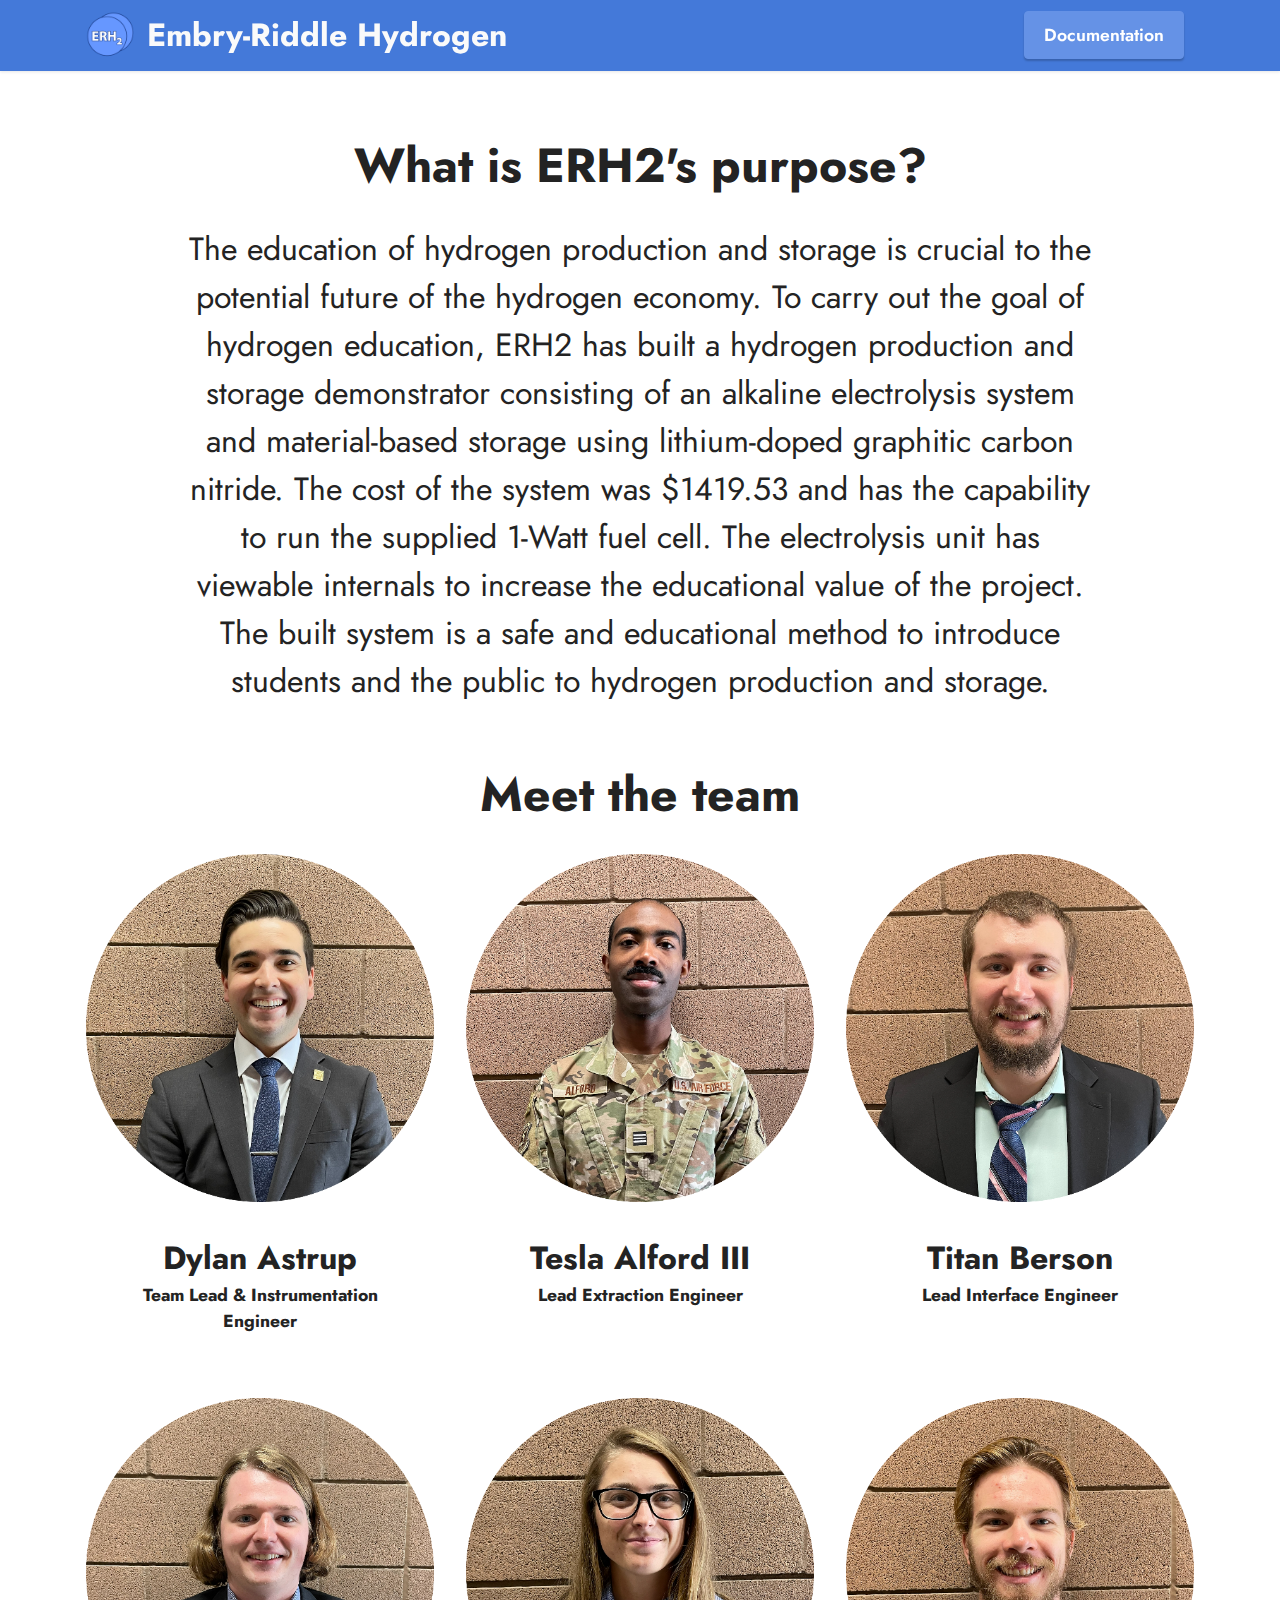
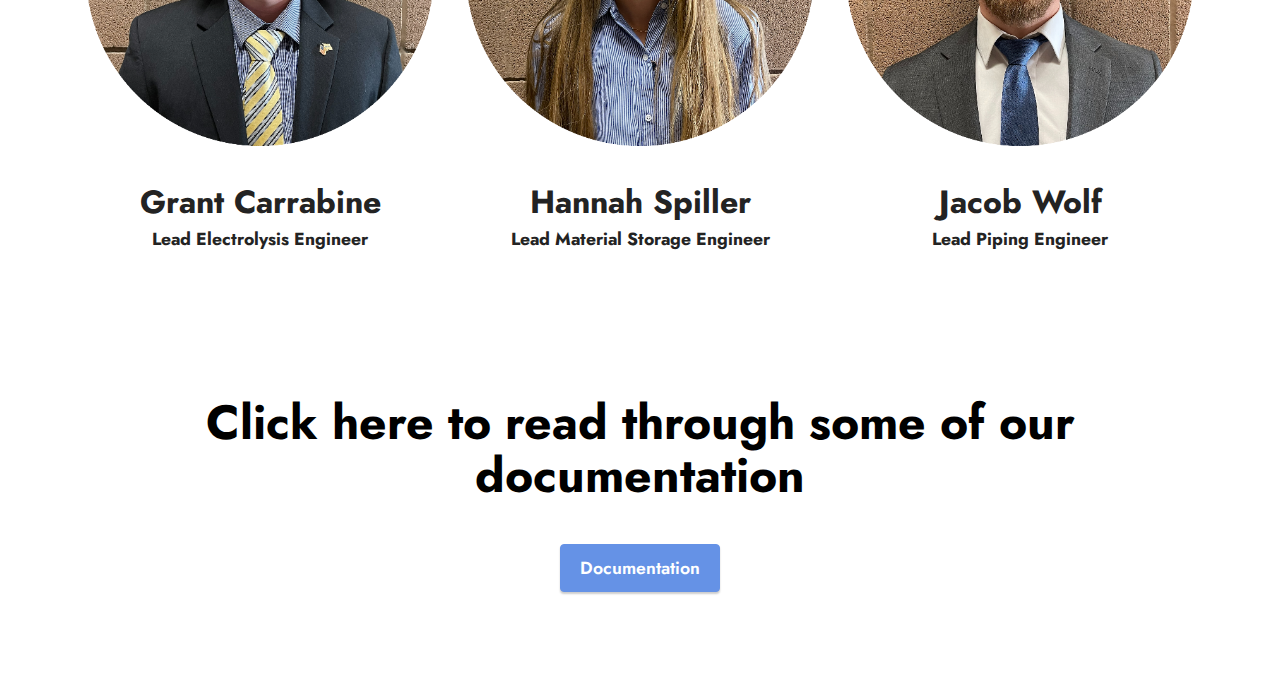
<file: index.html>
<!DOCTYPE html>
<html  >
<head>
  <!-- Site made with Mobirise Website Builder v5.6.0, https://mobirise.com -->
  <meta charset="UTF-8">
  <meta http-equiv="X-UA-Compatible" content="IE=edge">
  <meta name="generator" content="Mobirise v5.6.0, mobirise.com">
  <meta name="viewport" content="width=device-width, initial-scale=1, minimum-scale=1">
  <link rel="shortcut icon" href="assets/images/erh2.png" type="image/x-icon">
  <meta name="description" content="">
  
  
  <title>Home</title>
  <link rel="stylesheet" href="assets/web/assets/mobirise-icons2/mobirise2.css">
  <link rel="stylesheet" href="assets/bootstrap/css/bootstrap.min.css">
  <link rel="stylesheet" href="assets/bootstrap/css/bootstrap-grid.min.css">
  <link rel="stylesheet" href="assets/bootstrap/css/bootstrap-reboot.min.css">
  <link rel="stylesheet" href="assets/dropdown/css/style.css">
  <link rel="stylesheet" href="assets/socicon/css/styles.css">
  <link rel="stylesheet" href="assets/theme/css/style.css">
  <link rel="preload" href="https://fonts.googleapis.com/css?family=Jost:100,200,300,400,500,600,700,800,900,100i,200i,300i,400i,500i,600i,700i,800i,900i&display=swap" as="style" onload="this.onload=null;this.rel='stylesheet'">
  <noscript><link rel="stylesheet" href="https://fonts.googleapis.com/css?family=Jost:100,200,300,400,500,600,700,800,900,100i,200i,300i,400i,500i,600i,700i,800i,900i&display=swap"></noscript>
  <link rel="preload" as="style" href="assets/mobirise/css/mbr-additional.css"><link rel="stylesheet" href="assets/mobirise/css/mbr-additional.css" type="text/css">
  
  
  
  
</head>
<body>
  
  <section data-bs-version="5.1" class="menu menu2 cid-tDmrafUSJl" once="menu" id="menu2-0">
    
    <nav class="navbar navbar-dropdown navbar-fixed-top navbar-expand-lg">
        <div class="container">
            <div class="navbar-brand">
                <span class="navbar-logo">
                    <a href="index.html">
                        <img src="assets/images/erh2.png" alt="ERH2" style="height: 3rem;">
                    </a>
                </span>
                <span class="navbar-caption-wrap"><a class="navbar-caption text-white display-5" href="index.html">Embry-Riddle Hydrogen</a></span>
            </div>
            <button class="navbar-toggler" type="button" data-toggle="collapse" data-bs-toggle="collapse" data-target="#navbarSupportedContent" data-bs-target="#navbarSupportedContent" aria-controls="navbarNavAltMarkup" aria-expanded="false" aria-label="Toggle navigation">
                <div class="hamburger">
                    <span></span>
                    <span></span>
                    <span></span>
                    <span></span>
                </div>
            </button>
            <div class="collapse navbar-collapse" id="navbarSupportedContent">
                
                
                <div class="navbar-buttons mbr-section-btn"><a class="btn btn-primary display-4" href="docs.html">Documentation</a></div>
            </div>
        </div>
    </nav>
</section>

<section data-bs-version="5.1" class="content4 cid-tDD1rnVL7m" id="content4-6">
    
    
    <div class="container">
        <div class="row justify-content-center">
            <div class="title col-md-12 col-lg-10">
                <h3 class="mbr-section-title mbr-fonts-style align-center mb-4 display-2"><strong>What is ERH2's purpose?</strong></h3>
                <h4 class="mbr-section-subtitle align-center mbr-fonts-style mb-4 display-5"><div>The education of hydrogen production and storage is crucial to the potential future of the hydrogen economy. To carry out the goal of hydrogen education, ERH2 has built a hydrogen production and storage demonstrator consisting of an alkaline electrolysis system and material-based storage using lithium-doped graphitic carbon nitride. The cost of the system was $1419.53 and has the capability to run the supplied 1-Watt fuel cell. The electrolysis unit has viewable internals to increase the educational value of the project. The built system is a safe and educational method to introduce students and the public to hydrogen production and storage.</div></h4>
                
            </div>
        </div>
    </div>
</section>

<section data-bs-version="5.1" class="team1 cid-tDCZK52zz6" id="team1-4">
    

    
    <div class="container">
        <div class="row justify-content-center">
            <div class="col-12">
                <h3 class="mbr-section-title mbr-fonts-style align-center mb-4 display-2">
                    <strong>Meet the team</strong></h3>
                
            </div>
            <div class="col-sm-6 col-lg-4">
                <div class="card-wrap">
                    <div class="image-wrap">
                        <img src="assets/images/dylan.png" alt="Dylan">
                    </div>
                    <div class="content-wrap">
                        <h5 class="mbr-section-title card-title mbr-fonts-style align-center m-0 display-5">
                            <strong>Dylan Astrup</strong></h5>
                        <h6 class="mbr-role mbr-fonts-style align-center mb-3 display-4">
                            <strong>Team Lead &amp; Instrumentation Engineer</strong></h6>
                        
                        
                        
                    </div>
                </div>
            </div>

            <div class="col-sm-6 col-lg-4">
                <div class="card-wrap">
                    <div class="image-wrap">
                        <img src="assets/images/tesla.png" alt="Tesla">
                    </div>
                    <div class="content-wrap">
                        <h5 class="mbr-section-title card-title mbr-fonts-style align-center m-0 display-5">
                            <strong>Tesla Alford III</strong></h5>
                        <h6 class="mbr-role mbr-fonts-style align-center mb-3 display-4">
                            <strong>Lead Extraction Engineer</strong></h6>
                        
                        
                        
                    </div>
                </div>
            </div>

            <div class="col-sm-6 col-lg-4">
                <div class="card-wrap">
                    <div class="image-wrap">
                        <img src="assets/images/titan.png" alt="Titan">
                    </div>
                    <div class="content-wrap">
                        <h5 class="mbr-section-title card-title mbr-fonts-style align-center m-0 display-5"><strong>Titan Berson</strong></h5>
                        <h6 class="mbr-role mbr-fonts-style align-center mb-3 display-4"><strong>Lead Interface Engineer</strong></h6>
                        
                        
                        
                    </div>
                </div>
            </div>

            
        </div>
    </div>
</section>

<section data-bs-version="5.1" class="team1 cid-tDD0W2snMi" id="team1-5">
    

    
    <div class="container">
        <div class="row justify-content-center">
            
            <div class="col-sm-6 col-lg-4">
                <div class="card-wrap">
                    <div class="image-wrap">
                        <img src="assets/images/grant.png" alt="Grant">
                    </div>
                    <div class="content-wrap">
                        <h5 class="mbr-section-title card-title mbr-fonts-style align-center m-0 display-5">
                            <strong>Grant Carrabine</strong></h5>
                        <h6 class="mbr-role mbr-fonts-style align-center mb-3 display-4">
                            <strong>Lead Electrolysis Engineer</strong></h6>
                        
                        
                        
                    </div>
                </div>
            </div>

            <div class="col-sm-6 col-lg-4">
                <div class="card-wrap">
                    <div class="image-wrap">
                        <img src="assets/images/hannah.png" alt="Hannah">
                    </div>
                    <div class="content-wrap">
                        <h5 class="mbr-section-title card-title mbr-fonts-style align-center m-0 display-5">
                            <strong>Hannah Spiller</strong></h5>
                        <h6 class="mbr-role mbr-fonts-style align-center mb-3 display-4">
                            <strong>Lead Material Storage Engineer</strong></h6>
                        
                        
                        
                    </div>
                </div>
            </div>

            <div class="col-sm-6 col-lg-4">
                <div class="card-wrap">
                    <div class="image-wrap">
                        <img src="assets/images/jacob.png" alt="Jacob">
                    </div>
                    <div class="content-wrap">
                        <h5 class="mbr-section-title card-title mbr-fonts-style align-center m-0 display-5">
                            <strong>Jacob Wolf</strong></h5>
                        <h6 class="mbr-role mbr-fonts-style align-center mb-3 display-4">
                            <strong>Lead Piping Engineer</strong></h6>
                        
                        
                        
                    </div>
                </div>
            </div>

            
        </div>
    </div>
</section>

<section data-bs-version="5.1" class="info3 cid-tDD32YPDKC" id="info3-b">

    

    

    <div class="container">
        <div class="row justify-content-center">
            <div class="card col-12 col-lg-10">
                <div class="card-wrapper">
                    <div class="card-box align-center">
                        <h4 class="card-title mbr-fonts-style align-center mb-4 display-2">
                            <strong>Click here to read through some of our documentation</strong></h4>
                        
                        <div class="mbr-section-btn mt-3"><a class="btn btn-primary display-4" href="docs.html">Documentation</a></div>
                    </div>
                </div>
            </div>
        </div>
    </div>
</section><section style="background-color: #fff; font-family: -apple-system, BlinkMacSystemFont, 'Segoe UI', 'Roboto', 'Helvetica Neue', Arial, sans-serif; color:#aaa; font-size:12px; padding: 0; align-items: center; display: flex;"><a href="https://mobirise.site/n" style="flex: 1 1; height: 0rem; padding-left: 1rem;"></a><p style="flex: 0 0 auto; margin:0; padding-right:1rem;"><a href="https://mobirise.site/x" style="color:#aaa;"></a></p></section><script src="assets/bootstrap/js/bootstrap.bundle.min.js"></script>  <script src="assets/smoothscroll/smooth-scroll.js"></script>  <script src="assets/ytplayer/index.js"></script>  <script src="assets/dropdown/js/navbar-dropdown.js"></script>  <script src="assets/theme/js/script.js"></script>  
  
  
</body>
</html>
</file>
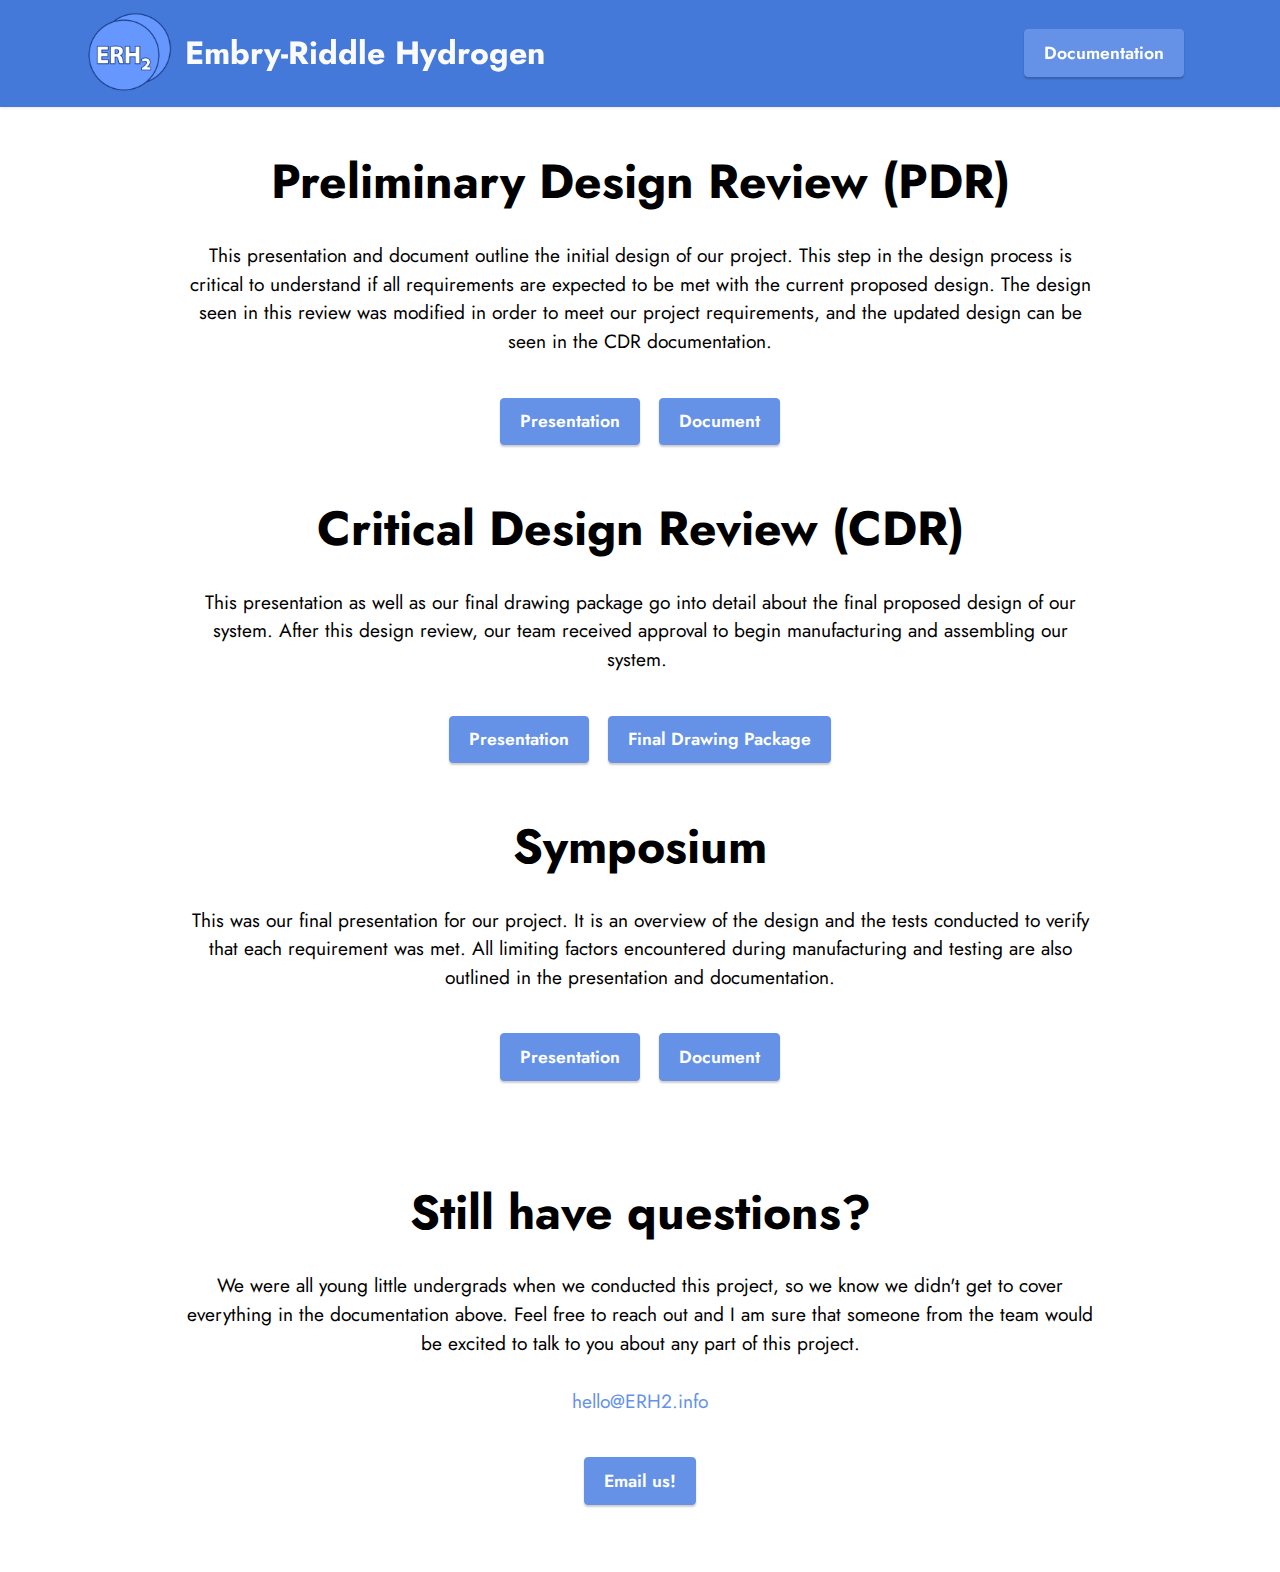
<file: docs.html>
<!DOCTYPE html>
<html  >
<head>
  <!-- Site made with Mobirise Website Builder v5.6.0, https://mobirise.com -->
  <meta charset="UTF-8">
  <meta http-equiv="X-UA-Compatible" content="IE=edge">
  <meta name="generator" content="Mobirise v5.6.0, mobirise.com">
  <meta name="viewport" content="width=device-width, initial-scale=1, minimum-scale=1">
  <link rel="shortcut icon" href="assets/images/erh2.png" type="image/x-icon">
  <meta name="description" content="">
  
  
  <title>Documentation</title>
  <link rel="stylesheet" href="assets/web/assets/mobirise-icons2/mobirise2.css">
  <link rel="stylesheet" href="assets/bootstrap/css/bootstrap.min.css">
  <link rel="stylesheet" href="assets/bootstrap/css/bootstrap-grid.min.css">
  <link rel="stylesheet" href="assets/bootstrap/css/bootstrap-reboot.min.css">
  <link rel="stylesheet" href="assets/dropdown/css/style.css">
  <link rel="stylesheet" href="assets/socicon/css/styles.css">
  <link rel="stylesheet" href="assets/theme/css/style.css">
  <link rel="preload" href="https://fonts.googleapis.com/css?family=Jost:100,200,300,400,500,600,700,800,900,100i,200i,300i,400i,500i,600i,700i,800i,900i&display=swap" as="style" onload="this.onload=null;this.rel='stylesheet'">
  <noscript><link rel="stylesheet" href="https://fonts.googleapis.com/css?family=Jost:100,200,300,400,500,600,700,800,900,100i,200i,300i,400i,500i,600i,700i,800i,900i&display=swap"></noscript>
  <link rel="preload" as="style" href="assets/mobirise/css/mbr-additional.css"><link rel="stylesheet" href="assets/mobirise/css/mbr-additional.css" type="text/css">
  
  
  
  
</head>
<body>
  
  <section data-bs-version="5.1" class="menu menu2 cid-tDmrafUSJl" once="menu" id="menu2-7">
    
    <nav class="navbar navbar-dropdown navbar-fixed-top navbar-expand-lg">
        <div class="container">
            <div class="navbar-brand">
                <span class="navbar-logo">
                    <a href="index.html">
                        <img src="assets/images/erh2.png" alt="ERH2" style="height: 5.4rem;">
                    </a>
                </span>
                <span class="navbar-caption-wrap"><a class="navbar-caption text-white display-5" href="index.html">Embry-Riddle Hydrogen</a></span>
            </div>
            <button class="navbar-toggler" type="button" data-toggle="collapse" data-bs-toggle="collapse" data-target="#navbarSupportedContent" data-bs-target="#navbarSupportedContent" aria-controls="navbarNavAltMarkup" aria-expanded="false" aria-label="Toggle navigation">
                <div class="hamburger">
                    <span></span>
                    <span></span>
                    <span></span>
                    <span></span>
                </div>
            </button>
            <div class="collapse navbar-collapse" id="navbarSupportedContent">
                
                
                <div class="navbar-buttons mbr-section-btn"><a class="btn btn-primary display-4" href="docs.html">Documentation</a></div>
            </div>
        </div>
    </nav>
</section>

<section data-bs-version="5.1" class="info3 cid-tDD4dApv95" id="info3-f">

    

    

    <div class="container">
        <div class="row justify-content-center">
            <div class="card col-12 col-lg-10">
                <div class="card-wrapper">
                    <div class="card-box align-center">
                        <h4 class="card-title mbr-fonts-style align-center mb-4 display-2">
                            <strong>Preliminary Design Review (PDR)</strong></h4>
                        <p class="mbr-text mbr-fonts-style mb-4 display-7">
                            This presentation and document outline the initial design of our project. This step in the design process is critical to understand if all requirements are expected to be met with the current proposed design. The design seen in this review was modified in order to meet our project requirements, and the updated design can be seen in the CDR documentation.</p>
                        
                    </div>
                </div>
            </div>
        </div>
    </div>
</section>

<section data-bs-version="5.1" class="content11 cid-tDD4rXHYXu" id="content11-g">
    
    <div class="container">
        <div class="row justify-content-center">
            <div class="col-md-12 col-lg-10">
                <div class="mbr-section-btn align-center"><a class="btn btn-primary display-4" href="assets/files/PDR.pdf" target="_blank">Presentation</a>
                    <a class="btn btn-primary display-4" href="assets/files/DRVP.pdf" target="_blank">Document</a></div>
            </div>
        </div>
    </div>
</section>

<section data-bs-version="5.1" class="info3 cid-tDD6kmFLPL" id="info3-h">

    

    

    <div class="container">
        <div class="row justify-content-center">
            <div class="card col-12 col-lg-10">
                <div class="card-wrapper">
                    <div class="card-box align-center">
                        <h4 class="card-title mbr-fonts-style align-center mb-4 display-2"><strong>Critical Design Review (CDR)</strong></h4>
                        <p class="mbr-text mbr-fonts-style mb-4 display-7">
                            This presentation as well as our final drawing package go into detail about the final proposed design of our system. After this design review, our team received approval to begin manufacturing and assembling our system.&nbsp;</p>
                        
                    </div>
                </div>
            </div>
        </div>
    </div>
</section>

<section data-bs-version="5.1" class="content11 cid-tDD6m0R9Yh" id="content11-i">
    
    <div class="container">
        <div class="row justify-content-center">
            <div class="col-md-12 col-lg-10">
                <div class="mbr-section-btn align-center"><a class="btn btn-primary display-4" href="assets/files/CDR.pdf" target="_blank">Presentation</a>
                    <a class="btn btn-primary display-4" href="assets/files/ERH2-FinalDrawingPackage.pdf" target="_blank">Final Drawing Package</a></div>
            </div>
        </div>
    </div>
</section>

<section data-bs-version="5.1" class="info3 cid-tDD8BsKnpC" id="info3-j">

    

    

    <div class="container">
        <div class="row justify-content-center">
            <div class="card col-12 col-lg-10">
                <div class="card-wrapper">
                    <div class="card-box align-center">
                        <h4 class="card-title mbr-fonts-style align-center mb-4 display-2">
                            <strong>Symposium</strong></h4>
                        <p class="mbr-text mbr-fonts-style mb-4 display-7">
                            This was our final presentation for our project. It is an overview of the design and the tests conducted to verify that each requirement was met. All limiting factors encountered during manufacturing and testing are also outlined in the presentation and documentation.</p>
                        
                    </div>
                </div>
            </div>
        </div>
    </div>
</section>

<section data-bs-version="5.1" class="content11 cid-tDD8CfbqjE" id="content11-k">
    
    <div class="container">
        <div class="row justify-content-center">
            <div class="col-md-12 col-lg-10">
                <div class="mbr-section-btn align-center"><a class="btn btn-primary display-4" href="assets/files/Symposium.pdf" target="_blank">Presentation</a>
                    <a class="btn btn-primary display-4" href="assets/files/ERH2-Final.pdf" target="_blank">Document</a></div>
            </div>
        </div>
    </div>
</section>

<section data-bs-version="5.1" class="info3 cid-tDDarQTCJg" id="info3-m">

    

    

    <div class="container">
        <div class="row justify-content-center">
            <div class="card col-12 col-lg-10">
                <div class="card-wrapper">
                    <div class="card-box align-center">
                        <h4 class="card-title mbr-fonts-style align-center mb-4 display-2">
                            <strong>Still have questions?</strong></h4>
                        <p class="mbr-text mbr-fonts-style mb-4 display-7">We were all young little undergrads when we conducted this project, so we know we didn't get to cover everything in the documentation above. Feel free to reach out and I am sure that someone from the team would be excited to talk to you about any part of this project.<br><br><a href="mailto:hello@ERH2.info" class="text-primary">hello@ERH2.info</a></p>
                        
                    </div>
                </div>
            </div>
        </div>
    </div>
</section>

<section data-bs-version="5.1" class="content11 cid-tDDaslJBgO" id="content11-n">
    
    <div class="container">
        <div class="row justify-content-center">
            <div class="col-md-12 col-lg-10">
                <div class="mbr-section-btn align-center"><a class="btn btn-primary display-4" href="mailto:hello@ERH2.info">Email us!</a></div>
            </div>
        </div>
    </div>
</section>

<section data-bs-version="5.1" class="footer7 cid-tDDjLb3QVW" once="footers" id="footer7-p">

    

    

    <div class="container">
        <div class="media-container-row align-center mbr-white">
            <div class="col-12">
                <p class="mbr-text mb-0 mbr-fonts-style display-7">
                    © Copyright 2023 ERH2 - All Rights Reserved<br>ERH2 is no longer associated with ERAU&nbsp;</p>
            </div>
        </div>
    </div>
</section><section style="background-color: #fff; font-family: -apple-system, BlinkMacSystemFont, 'Segoe UI', 'Roboto', 'Helvetica Neue', Arial, sans-serif; color:#aaa; font-size:12px; padding: 0; align-items: center; display: flex;"><a href="https://mobirise.site/x" style="flex: 1 1; height: 0rem; padding-left: 1rem;"></a><p style="flex: 0 0 auto; margin:0; padding-right:1rem;"><a href="https://mobirise.site/k" style="color:#aaa;"></a></p></section><script src="assets/bootstrap/js/bootstrap.bundle.min.js"></script>  <script src="assets/smoothscroll/smooth-scroll.js"></script>  <script src="assets/ytplayer/index.js"></script>  <script src="assets/dropdown/js/navbar-dropdown.js"></script>  <script src="assets/theme/js/script.js"></script>  
  
  
</body>
</html>
</file>
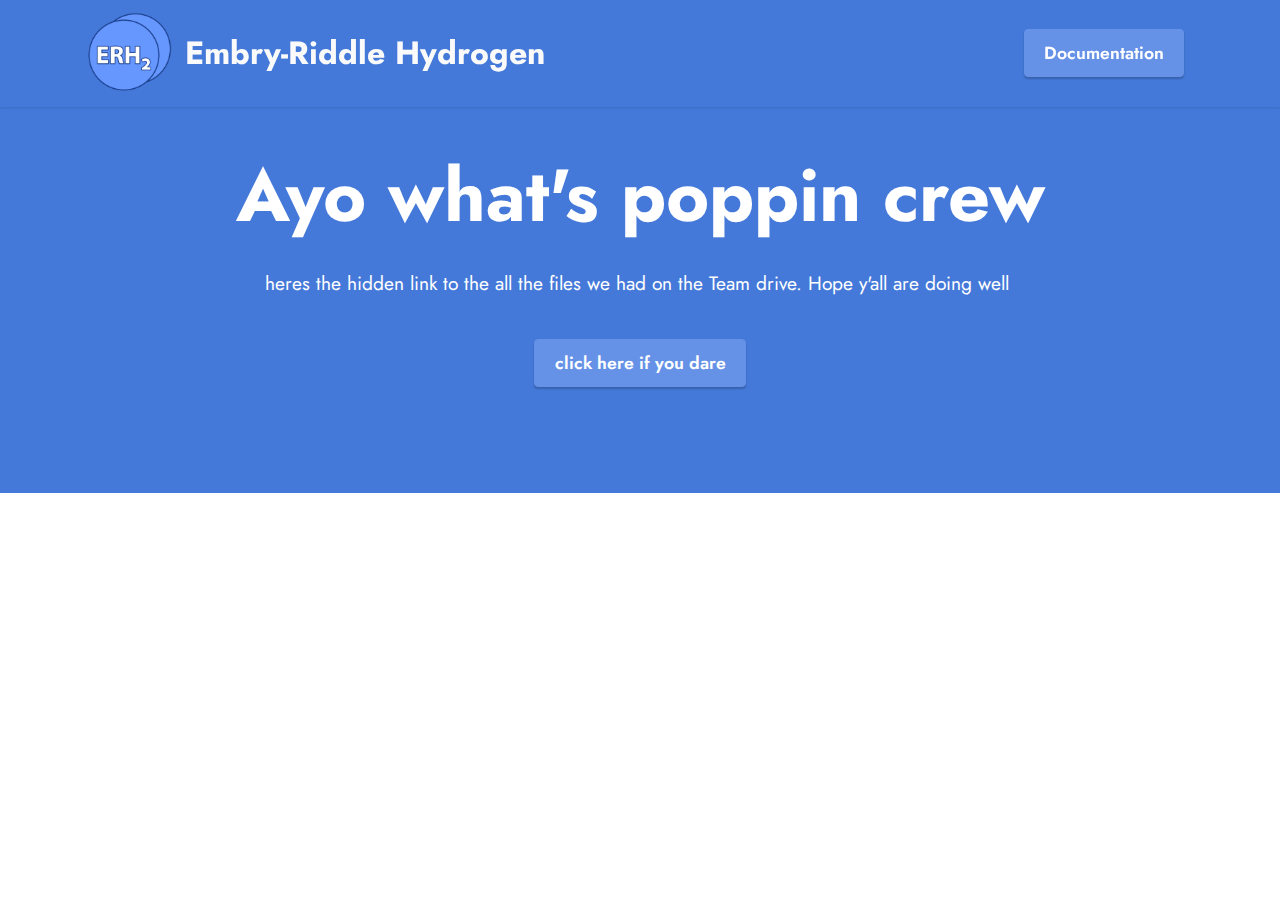
<file: team.html>
<!DOCTYPE html>
<html  >
<head>
  <!-- Site made with Mobirise Website Builder v5.6.0, https://mobirise.com -->
  <meta charset="UTF-8">
  <meta http-equiv="X-UA-Compatible" content="IE=edge">
  <meta name="generator" content="Mobirise v5.6.0, mobirise.com">
  <meta name="viewport" content="width=device-width, initial-scale=1, minimum-scale=1">
  <link rel="shortcut icon" href="assets/images/erh2.png" type="image/x-icon">
  <meta name="description" content="">
  
  
  <title>team</title>
  <link rel="stylesheet" href="assets/web/assets/mobirise-icons2/mobirise2.css">
  <link rel="stylesheet" href="assets/bootstrap/css/bootstrap.min.css">
  <link rel="stylesheet" href="assets/bootstrap/css/bootstrap-grid.min.css">
  <link rel="stylesheet" href="assets/bootstrap/css/bootstrap-reboot.min.css">
  <link rel="stylesheet" href="assets/dropdown/css/style.css">
  <link rel="stylesheet" href="assets/socicon/css/styles.css">
  <link rel="stylesheet" href="assets/theme/css/style.css">
  <link rel="preload" href="https://fonts.googleapis.com/css?family=Jost:100,200,300,400,500,600,700,800,900,100i,200i,300i,400i,500i,600i,700i,800i,900i&display=swap" as="style" onload="this.onload=null;this.rel='stylesheet'">
  <noscript><link rel="stylesheet" href="https://fonts.googleapis.com/css?family=Jost:100,200,300,400,500,600,700,800,900,100i,200i,300i,400i,500i,600i,700i,800i,900i&display=swap"></noscript>
  <link rel="preload" as="style" href="assets/mobirise/css/mbr-additional.css"><link rel="stylesheet" href="assets/mobirise/css/mbr-additional.css" type="text/css">
  
  
  
  
</head>
<body>
  
  <section data-bs-version="5.1" class="menu menu2 cid-tDmrafUSJl" once="menu" id="menu2-1">
    
    <nav class="navbar navbar-dropdown navbar-fixed-top navbar-expand-lg">
        <div class="container">
            <div class="navbar-brand">
                <span class="navbar-logo">
                    <a href="index.html">
                        <img src="assets/images/erh2.png" alt="ERH2" style="height: 5.4rem;">
                    </a>
                </span>
                <span class="navbar-caption-wrap"><a class="navbar-caption text-white display-5" href="index.html">Embry-Riddle Hydrogen</a></span>
            </div>
            <button class="navbar-toggler" type="button" data-toggle="collapse" data-bs-toggle="collapse" data-target="#navbarSupportedContent" data-bs-target="#navbarSupportedContent" aria-controls="navbarNavAltMarkup" aria-expanded="false" aria-label="Toggle navigation">
                <div class="hamburger">
                    <span></span>
                    <span></span>
                    <span></span>
                    <span></span>
                </div>
            </button>
            <div class="collapse navbar-collapse" id="navbarSupportedContent">
                
                
                <div class="navbar-buttons mbr-section-btn"><a class="btn btn-primary display-4" href="docs.html">Documentation</a></div>
            </div>
        </div>
    </nav>
</section>

<section data-bs-version="5.1" class="info3 cid-tDCSe805K0" id="info3-3">

    

    

    <div class="container">
        <div class="row justify-content-center">
            <div class="card col-12 col-lg-10">
                <div class="card-wrapper">
                    <div class="card-box align-center">
                        <h4 class="card-title mbr-fonts-style align-center mb-4 display-1">
                            <strong>Ayo what's poppin crew</strong></h4>
                        <p class="mbr-text mbr-fonts-style mb-4 display-7">
                            heres the hidden link to the all the files we had on the Team drive. Hope y'all are doing well&nbsp;<br></p>
                        <div class="mbr-section-btn mt-3"><a class="btn btn-primary display-4" href="https://myerauedu-my.sharepoint.com/:u:/g/personal/astrupd_my_erau_edu/EYhHfEEaz6xFjrE9hXAkccsBlbIkdRVAvb1XTSZCscLJUQ?e=pMhVeq" target="_blank">click here if you dare</a></div>
                    </div>
                </div>
            </div>
        </div>
    </div>
</section>

<section data-bs-version="5.1" class="footer7 cid-tDDjLb3QVW" once="footers" id="footer7-p">

    

    

    <div class="container">
        <div class="media-container-row align-center mbr-white">
            <div class="col-12">
                <p class="mbr-text mb-0 mbr-fonts-style display-7">
                    © Copyright 2023 ERH2 - All Rights Reserved<br>ERH2 is no longer associated with ERAU&nbsp;</p>
            </div>
        </div>
    </div>
</section><section style="background-color: #fff; font-family: -apple-system, BlinkMacSystemFont, 'Segoe UI', 'Roboto', 'Helvetica Neue', Arial, sans-serif; color:#aaa; font-size:12px; padding: 0; align-items: center; display: flex;"><a href="https://mobirise.site/u" style="flex: 1 1; height: 0rem; padding-left: 1rem;"></a><p style="flex: 0 0 auto; margin:0; padding-right:1rem;"><a href="https://mobirise.site/b" style="color:#aaa;"></a></p></section><script src="assets/bootstrap/js/bootstrap.bundle.min.js"></script>  <script src="assets/smoothscroll/smooth-scroll.js"></script>  <script src="assets/ytplayer/index.js"></script>  <script src="assets/dropdown/js/navbar-dropdown.js"></script>  <script src="assets/theme/js/script.js"></script>  
  
  
</body>
</html>
</file>
<file: assets/web/assets/mobirise-icons2/mobirise2.css>
@font-face {
  font-family: 'Moririse2';
  font-display: swap;
  src:  url('mobirise2.eot?f2bix4');
  src:  url('mobirise2.eot?f2bix4#iefix') format('embedded-opentype'),
    url('mobirise2.ttf?f2bix4') format('truetype'),
    url('mobirise2.woff?f2bix4') format('woff'),
    url('mobirise2.svg?f2bix4#mobirise2') format('svg');
  font-weight: normal;
  font-style: normal;
}

[class^="mobi-"], [class*=" mobi-"] {
  /* use !important to prevent issues with browser extensions that change fonts */
  font-family: 'Moririse2' !important;
  speak: none;
  font-style: normal;
  font-weight: normal;
  font-variant: normal;
  text-transform: none;
  line-height: 1;

  /* Better Font Rendering =========== */
  -webkit-font-smoothing: antialiased;
  -moz-osx-font-smoothing: grayscale;
}

.mobi-mbri-add-submenu:before {
  content: "\e900";
}
.mobi-mbri-alert:before {
  content: "\e901";
}
.mobi-mbri-align-center:before {
  content: "\e902";
}
.mobi-mbri-align-justify:before {
  content: "\e903";
}
.mobi-mbri-align-left:before {
  content: "\e904";
}
.mobi-mbri-align-right:before {
  content: "\e905";
}
.mobi-mbri-android:before {
  content: "\e906";
}
.mobi-mbri-apple:before {
  content: "\e907";
}
.mobi-mbri-arrow-down:before {
  content: "\e908";
}
.mobi-mbri-arrow-next:before {
  content: "\e909";
}
.mobi-mbri-arrow-prev:before {
  content: "\e90a";
}
.mobi-mbri-arrow-up:before {
  content: "\e90b";
}
.mobi-mbri-bold:before {
  content: "\e90c";
}
.mobi-mbri-bookmark:before {
  content: "\e90d";
}
.mobi-mbri-bootstrap:before {
  content: "\e90e";
}
.mobi-mbri-briefcase:before {
  content: "\e90f";
}
.mobi-mbri-browse:before {
  content: "\e910";
}
.mobi-mbri-bulleted-list:before {
  content: "\e911";
}
.mobi-mbri-calendar:before {
  content: "\e912";
}
.mobi-mbri-camera:before {
  content: "\e913";
}
.mobi-mbri-cart-add:before {
  content: "\e914";
}
.mobi-mbri-cart-full:before {
  content: "\e915";
}
.mobi-mbri-cash:before {
  content: "\e916";
}
.mobi-mbri-change-style:before {
  content: "\e917";
}
.mobi-mbri-chat:before {
  content: "\e918";
}
.mobi-mbri-clock:before {
  content: "\e919";
}
.mobi-mbri-close:before {
  content: "\e91a";
}
.mobi-mbri-cloud:before {
  content: "\e91b";
}
.mobi-mbri-code:before {
  content: "\e91c";
}
.mobi-mbri-contact-form:before {
  content: "\e91d";
}
.mobi-mbri-credit-card:before {
  content: "\e91e";
}
.mobi-mbri-cursor-click:before {
  content: "\e91f";
}
.mobi-mbri-cust-feedback:before {
  content: "\e920";
}
.mobi-mbri-database:before {
  content: "\e921";
}
.mobi-mbri-delivery:before {
  content: "\e922";
}
.mobi-mbri-desktop:before {
  content: "\e923";
}
.mobi-mbri-devices:before {
  content: "\e924";
}
.mobi-mbri-down:before {
  content: "\e925";
}
.mobi-mbri-download-2:before {
  content: "\e926";
}
.mobi-mbri-download:before {
  content: "\e927";
}
.mobi-mbri-drag-n-drop-2:before {
  content: "\e928";
}
.mobi-mbri-drag-n-drop:before {
  content: "\e929";
}
.mobi-mbri-edit-2:before {
  content: "\e92a";
}
.mobi-mbri-edit:before {
  content: "\e92b";
}
.mobi-mbri-error:before {
  content: "\e92c";
}
.mobi-mbri-extension:before {
  content: "\e92d";
}
.mobi-mbri-features:before {
  content: "\e92e";
}
.mobi-mbri-file:before {
  content: "\e92f";
}
.mobi-mbri-flag:before {
  content: "\e930";
}
.mobi-mbri-folder:before {
  content: "\e931";
}
.mobi-mbri-gift:before {
  content: "\e932";
}
.mobi-mbri-github:before {
  content: "\e933";
}
.mobi-mbri-globe-2:before {
  content: "\e934";
}
.mobi-mbri-globe:before {
  content: "\e935";
}
.mobi-mbri-growing-chart:before {
  content: "\e936";
}
.mobi-mbri-hearth:before {
  content: "\e937";
}
.mobi-mbri-help:before {
  content: "\e938";
}
.mobi-mbri-home:before {
  content: "\e939";
}
.mobi-mbri-hot-cup:before {
  content: "\e93a";
}
.mobi-mbri-idea:before {
  content: "\e93b";
}
.mobi-mbri-image-gallery:before {
  content: "\e93c";
}
.mobi-mbri-image-slider:before {
  content: "\e93d";
}
.mobi-mbri-info:before {
  content: "\e93e";
}
.mobi-mbri-italic:before {
  content: "\e93f";
}
.mobi-mbri-key:before {
  content: "\e940";
}
.mobi-mbri-laptop:before {
  content: "\e941";
}
.mobi-mbri-layers:before {
  content: "\e942";
}
.mobi-mbri-left-right:before {
  content: "\e943";
}
.mobi-mbri-left:before {
  content: "\e944";
}
.mobi-mbri-letter:before {
  content: "\e945";
}
.mobi-mbri-like:before {
  content: "\e946";
}
.mobi-mbri-link:before {
  content: "\e947";
}
.mobi-mbri-lock:before {
  content: "\e948";
}
.mobi-mbri-login:before {
  content: "\e949";
}
.mobi-mbri-logout:before {
  content: "\e94a";
}
.mobi-mbri-magic-stick:before {
  content: "\e94b";
}
.mobi-mbri-map-pin:before {
  content: "\e94c";
}
.mobi-mbri-menu:before {
  content: "\e94d";
}
.mobi-mbri-mobile-2:before {
  content: "\e94e";
}
.mobi-mbri-mobile-horizontal:before {
  content: "\e94f";
}
.mobi-mbri-mobile:before {
  content: "\e950";
}
.mobi-mbri-mobirise:before {
  content: "\e951";
}
.mobi-mbri-more-horizontal:before {
  content: "\e952";
}
.mobi-mbri-more-vertical:before {
  content: "\e953";
}
.mobi-mbri-music:before {
  content: "\e954";
}
.mobi-mbri-new-file:before {
  content: "\e955";
}
.mobi-mbri-numbered-list:before {
  content: "\e956";
}
.mobi-mbri-opened-folder:before {
  content: "\e957";
}
.mobi-mbri-pages:before {
  content: "\e958";
}
.mobi-mbri-paper-plane:before {
  content: "\e959";
}
.mobi-mbri-paperclip:before {
  content: "\e95a";
}
.mobi-mbri-phone:before {
  content: "\e95b";
}
.mobi-mbri-photo:before {
  content: "\e95c";
}
.mobi-mbri-photos:before {
  content: "\e95d";
}
.mobi-mbri-pin:before {
  content: "\e95e";
}
.mobi-mbri-play:before {
  content: "\e95f";
}
.mobi-mbri-plus:before {
  content: "\e960";
}
.mobi-mbri-preview:before {
  content: "\e961";
}
.mobi-mbri-print:before {
  content: "\e962";
}
.mobi-mbri-protect:before {
  content: "\e963";
}
.mobi-mbri-question:before {
  content: "\e964";
}
.mobi-mbri-quote-left:before {
  content: "\e965";
}
.mobi-mbri-quote-right:before {
  content: "\e966";
}
.mobi-mbri-redo:before {
  content: "\e967";
}
.mobi-mbri-refresh:before {
  content: "\e968";
}
.mobi-mbri-responsive-2:before {
  content: "\e969";
}
.mobi-mbri-responsive:before {
  content: "\e96a";
}
.mobi-mbri-right:before {
  content: "\e96b";
}
.mobi-mbri-rocket:before {
  content: "\e96c";
}
.mobi-mbri-sad-face:before {
  content: "\e96d";
}
.mobi-mbri-sale:before {
  content: "\e96e";
}
.mobi-mbri-save:before {
  content: "\e96f";
}
.mobi-mbri-search:before {
  content: "\e970";
}
.mobi-mbri-setting-2:before {
  content: "\e971";
}
.mobi-mbri-setting-3:before {
  content: "\e972";
}
.mobi-mbri-setting:before {
  content: "\e973";
}
.mobi-mbri-share:before {
  content: "\e974";
}
.mobi-mbri-shopping-bag:before {
  content: "\e975";
}
.mobi-mbri-shopping-basket:before {
  content: "\e976";
}
.mobi-mbri-shopping-cart:before {
  content: "\e977";
}
.mobi-mbri-sites:before {
  content: "\e978";
}
.mobi-mbri-smile-face:before {
  content: "\e979";
}
.mobi-mbri-speed:before {
  content: "\e97a";
}
.mobi-mbri-star:before {
  content: "\e97b";
}
.mobi-mbri-success:before {
  content: "\e97c";
}
.mobi-mbri-sun:before {
  content: "\e97d";
}
.mobi-mbri-sun2:before {
  content: "\e97e";
}
.mobi-mbri-tablet-vertical:before {
  content: "\e97f";
}
.mobi-mbri-tablet:before {
  content: "\e980";
}
.mobi-mbri-target:before {
  content: "\e981";
}
.mobi-mbri-timer:before {
  content: "\e982";
}
.mobi-mbri-to-ftp:before {
  content: "\e983";
}
.mobi-mbri-to-local-drive:before {
  content: "\e984";
}
.mobi-mbri-touch-swipe:before {
  content: "\e985";
}
.mobi-mbri-touch:before {
  content: "\e986";
}
.mobi-mbri-trash:before {
  content: "\e987";
}
.mobi-mbri-underline:before {
  content: "\e988";
}
.mobi-mbri-undo:before {
  content: "\e989";
}
.mobi-mbri-unlink:before {
  content: "\e98a";
}
.mobi-mbri-unlock:before {
  content: "\e98b";
}
.mobi-mbri-up-down:before {
  content: "\e98c";
}
.mobi-mbri-up:before {
  content: "\e98d";
}
.mobi-mbri-update:before {
  content: "\e98e";
}
.mobi-mbri-upload-2:before {
  content: "\e98f";
}
.mobi-mbri-upload:before {
  content: "\e990";
}
.mobi-mbri-user-2:before {
  content: "\e991";
}
.mobi-mbri-user:before {
  content: "\e992";
}
.mobi-mbri-users:before {
  content: "\e993";
}
.mobi-mbri-video-play:before {
  content: "\e994";
}
.mobi-mbri-video:before {
  content: "\e995";
}
.mobi-mbri-watch:before {
  content: "\e996";
}
.mobi-mbri-website-theme-2:before {
  content: "\e997";
}
.mobi-mbri-website-theme:before {
  content: "\e998";
}
.mobi-mbri-wifi:before {
  content: "\e999";
}
.mobi-mbri-windows:before {
  content: "\e99a";
}
.mobi-mbri-zoom-in:before {
  content: "\e99b";
}
.mobi-mbri-zoom-out:before {
  content: "\e99c";
}
</file>
<file: assets/dropdown/css/style.css>
.navbar-dropdown {
  left: 0;
  padding: 0;
  position: absolute;
  right: 0;
  top: 0;
  transition: all 0.45s ease;
  z-index: 1030;
  background: #282828; }
  .navbar-dropdown .navbar-logo {
    margin-right: 0.8rem;
    transition: margin 0.3s ease-in-out;
    vertical-align: middle; }
    .navbar-dropdown .navbar-logo img {
      height: 3.125rem;
      transition: all 0.3s ease-in-out; }
    .navbar-dropdown .navbar-logo.mbr-iconfont {
      font-size: 3.125rem;
      line-height: 3.125rem; }
  .navbar-dropdown .navbar-caption {
    font-weight: 700;
    white-space: normal;
    vertical-align: -4px;
    line-height: 3.125rem !important; }
    .navbar-dropdown .navbar-caption, .navbar-dropdown .navbar-caption:hover {
      color: inherit;
      text-decoration: none; }
  .navbar-dropdown .mbr-iconfont + .navbar-caption {
    vertical-align: -1px; }
  .navbar-dropdown.navbar-fixed-top {
    position: fixed; }
  .navbar-dropdown .navbar-brand span {
    vertical-align: -4px; }
  .navbar-dropdown.bg-color.transparent {
    background: none; }
  .navbar-dropdown.navbar-short .navbar-brand {
    padding: 0.625rem 0; }
    .navbar-dropdown.navbar-short .navbar-brand span {
      vertical-align: -1px; }
  .navbar-dropdown.navbar-short .navbar-caption {
    line-height: 2.375rem !important;
    vertical-align: -2px; }
  .navbar-dropdown.navbar-short .navbar-logo {
    margin-right: 0.5rem; }
    .navbar-dropdown.navbar-short .navbar-logo img {
      height: 2.375rem; }
    .navbar-dropdown.navbar-short .navbar-logo.mbr-iconfont {
      font-size: 2.375rem;
      line-height: 2.375rem; }
  .navbar-dropdown.navbar-short .mbr-table-cell {
    height: 3.625rem; }
  .navbar-dropdown .navbar-close {
    left: 0.6875rem;
    position: fixed;
    top: 0.75rem;
    z-index: 1000; }
  .navbar-dropdown .hamburger-icon {
    content: "";
    display: inline-block;
    vertical-align: middle;
    width: 16px;
    -webkit-box-shadow: 0 -6px 0 1px #282828,0 0 0 1px #282828,0 6px 0 1px #282828;
    -moz-box-shadow: 0 -6px 0 1px #282828,0 0 0 1px #282828,0 6px 0 1px #282828;
    box-shadow: 0 -6px 0 1px #282828,0 0 0 1px #282828,0 6px 0 1px #282828; }

.dropdown-menu .dropdown-toggle[data-toggle="dropdown-submenu"]::after {
  border-bottom: 0.35em solid transparent;
  border-left: 0.35em solid;
  border-right: 0;
  border-top: 0.35em solid transparent;
  margin-left: 0.3rem; }

.dropdown-menu .dropdown-item:focus {
  outline: 0; }

.nav-dropdown {
  font-size: 0.75rem;
  font-weight: 500;
  height: auto !important; }
  .nav-dropdown .nav-btn {
    padding-left: 1rem; }
  .nav-dropdown .link {
    margin: .667em 1.667em;
    font-weight: 500;
    padding: 0;
    transition: color .2s ease-in-out; }
    .nav-dropdown .link.dropdown-toggle {
      margin-right: 2.583em; }
      .nav-dropdown .link.dropdown-toggle::after {
        margin-left: .25rem;
        border-top: 0.35em solid;
        border-right: 0.35em solid transparent;
        border-left: 0.35em solid transparent;
        border-bottom: 0; }
      .nav-dropdown .link.dropdown-toggle[aria-expanded="true"] {
        margin: 0;
        padding: 0.667em 3.263em  0.667em 1.667em; }
  .nav-dropdown .link::after,
  .nav-dropdown .dropdown-item::after {
    color: inherit; }
  .nav-dropdown .btn {
    font-size: 0.75rem;
    font-weight: 700;
    letter-spacing: 0;
    margin-bottom: 0;
    padding-left: 1.25rem;
    padding-right: 1.25rem; }
  .nav-dropdown .dropdown-menu {
    border-radius: 0;
    border: 0;
    left: 0;
    margin: 0;
    padding-bottom: 1.25rem;
    padding-top: 1.25rem;
    position: relative; }
  .nav-dropdown .dropdown-submenu {
    margin-left: 0.125rem;
    top: 0; }
  .nav-dropdown .dropdown-item {
    font-weight: 500;
    line-height: 2;
    padding: 0.3846em 4.615em 0.3846em 1.5385em;
    position: relative;
    transition: color .2s ease-in-out, background-color .2s ease-in-out; }
    .nav-dropdown .dropdown-item::after {
      margin-top: -0.3077em;
      position: absolute;
      right: 1.1538em;
      top: 50%; }
    .nav-dropdown .dropdown-item:focus, .nav-dropdown .dropdown-item:hover {
      background: none; }

@media (max-width: 767px) {
  .nav-dropdown.navbar-toggleable-sm {
    bottom: 0;
    display: none;
    left: 0;
    overflow-x: hidden;
    position: fixed;
    top: 0;
    transform: translateX(-100%);
    -ms-transform: translateX(-100%);
    -webkit-transform: translateX(-100%);
    width: 18.75rem;
    z-index: 999; } }
.nav-dropdown.navbar-toggleable-xl {
  bottom: 0;
  display: none;
  left: 0;
  overflow-x: hidden;
  position: fixed;
  top: 0;
  transform: translateX(-100%);
  -ms-transform: translateX(-100%);
  -webkit-transform: translateX(-100%);
  width: 18.75rem;
  z-index: 999; }

.nav-dropdown-sm {
  display: block !important;
  overflow-x: hidden;
  overflow: auto;
  padding-top: 3.875rem; }
  .nav-dropdown-sm::after {
    content: "";
    display: block;
    height: 3rem;
    width: 100%; }
  .nav-dropdown-sm.collapse.in ~ .navbar-close {
    display: block !important; }
  .nav-dropdown-sm.collapsing, .nav-dropdown-sm.collapse.in {
    transform: translateX(0);
    -ms-transform: translateX(0);
    -webkit-transform: translateX(0);
    transition: all 0.25s ease-out;
    -webkit-transition: all 0.25s ease-out;
    background: #282828; }
  .nav-dropdown-sm.collapsing[aria-expanded="false"] {
    transform: translateX(-100%);
    -ms-transform: translateX(-100%);
    -webkit-transform: translateX(-100%); }
  .nav-dropdown-sm .nav-item {
    display: block;
    margin-left: 0 !important;
    padding-left: 0; }
  .nav-dropdown-sm .link,
  .nav-dropdown-sm .dropdown-item {
    border-top: 1px dotted rgba(255, 255, 255, 0.1);
    font-size: 0.8125rem;
    line-height: 1.6;
    margin: 0 !important;
    padding: 0.875rem 2.4rem 0.875rem 1.5625rem !important;
    position: relative;
    white-space: normal; }
    .nav-dropdown-sm .link:focus, .nav-dropdown-sm .link:hover,
    .nav-dropdown-sm .dropdown-item:focus,
    .nav-dropdown-sm .dropdown-item:hover {
      background: rgba(0, 0, 0, 0.2) !important;
      color: #c0a375; }
  .nav-dropdown-sm .nav-btn {
    position: relative;
    padding: 1.5625rem 1.5625rem 0 1.5625rem; }
    .nav-dropdown-sm .nav-btn::before {
      border-top: 1px dotted rgba(255, 255, 255, 0.1);
      content: "";
      left: 0;
      position: absolute;
      top: 0;
      width: 100%; }
    .nav-dropdown-sm .nav-btn + .nav-btn {
      padding-top: 0.625rem; }
      .nav-dropdown-sm .nav-btn + .nav-btn::before {
        display: none; }
  .nav-dropdown-sm .btn {
    padding: 0.625rem 0; }
  .nav-dropdown-sm .dropdown-toggle[data-toggle="dropdown-submenu"]::after {
    margin-left: .25rem;
    border-top: 0.35em solid;
    border-right: 0.35em solid transparent;
    border-left: 0.35em solid transparent;
    border-bottom: 0; }
  .nav-dropdown-sm .dropdown-toggle[data-toggle="dropdown-submenu"][aria-expanded="true"]::after {
    border-top: 0;
    border-right: 0.35em solid transparent;
    border-left: 0.35em solid transparent;
    border-bottom: 0.35em solid; }
  .nav-dropdown-sm .dropdown-menu {
    margin: 0;
    padding: 0;
    position: relative;
    top: 0;
    left: 0;
    width: 100%;
    border: 0;
    float: none;
    border-radius: 0;
    background: none; }
  .nav-dropdown-sm .dropdown-submenu {
    left: 100%;
    margin-left: 0.125rem;
    margin-top: -1.25rem;
    top: 0; }

.navbar-toggleable-sm .nav-dropdown .dropdown-menu {
  position: absolute; }

.navbar-toggleable-sm .nav-dropdown .dropdown-submenu {
  left: 100%;
  margin-left: 0.125rem;
  margin-top: -1.25rem;
  top: 0; }

.navbar-toggleable-sm.opened .nav-dropdown .dropdown-menu {
  position: relative; }

.navbar-toggleable-sm.opened .nav-dropdown .dropdown-submenu {
  left: 0;
  margin-left: 00rem;
  margin-top: 0rem;
  top: 0; }

.is-builder .nav-dropdown.collapsing {
  transition: none !important; }
</file>
<file: assets/socicon/css/styles.css>
@charset "UTF-8";

@font-face {
  font-family: 'Socicon';
  src:  url('../fonts/socicon.eot');
  src:  url('../fonts/socicon.eot?#iefix') format('embedded-opentype'),
    url('../fonts/socicon.woff2') format('woff2'),
    url('../fonts/socicon.ttf') format('truetype'),
    url('../fonts/socicon.woff') format('woff'),
    url('../fonts/socicon.svg#socicon') format('svg');
  font-weight: normal;
  font-style: normal;
  font-display: swap;
}

[data-icon]:before {
  font-family: "socicon" !important;
  content: attr(data-icon);
  font-style: normal !important;
  font-weight: normal !important;
  font-variant: normal !important;
  text-transform: none !important;
  speak: none;
  line-height: 1;
  -webkit-font-smoothing: antialiased;
  -moz-osx-font-smoothing: grayscale;
}

[class^="socicon-"], [class*=" socicon-"] {
  /* use !important to prevent issues with browser extensions that change fonts */
  font-family: 'Socicon' !important;
  speak: none;
  font-style: normal;
  font-weight: normal;
  font-variant: normal;
  text-transform: none;
  line-height: 1;

  /* Better Font Rendering =========== */
  -webkit-font-smoothing: antialiased;
  -moz-osx-font-smoothing: grayscale;
}

.socicon-eitaa:before {
  content: "\e97c";
}
.socicon-soroush:before {
  content: "\e97d";
}
.socicon-bale:before {
  content: "\e97e";
}
.socicon-zazzle:before {
  content: "\e97b";
}
.socicon-society6:before {
  content: "\e97a";
}
.socicon-redbubble:before {
  content: "\e979";
}
.socicon-avvo:before {
  content: "\e978";
}
.socicon-stitcher:before {
  content: "\e977";
}
.socicon-googlehangouts:before {
  content: "\e974";
}
.socicon-dlive:before {
  content: "\e975";
}
.socicon-vsco:before {
  content: "\e976";
}
.socicon-flipboard:before {
  content: "\e973";
}
.socicon-ubuntu:before {
  content: "\e958";
}
.socicon-artstation:before {
  content: "\e959";
}
.socicon-invision:before {
  content: "\e95a";
}
.socicon-torial:before {
  content: "\e95b";
}
.socicon-collectorz:before {
  content: "\e95c";
}
.socicon-seenthis:before {
  content: "\e95d";
}
.socicon-googleplaymusic:before {
  content: "\e95e";
}
.socicon-debian:before {
  content: "\e95f";
}
.socicon-filmfreeway:before {
  content: "\e960";
}
.socicon-gnome:before {
  content: "\e961";
}
.socicon-itchio:before {
  content: "\e962";
}
.socicon-jamendo:before {
  content: "\e963";
}
.socicon-mix:before {
  content: "\e964";
}
.socicon-sharepoint:before {
  content: "\e965";
}
.socicon-tinder:before {
  content: "\e966";
}
.socicon-windguru:before {
  content: "\e967";
}
.socicon-cdbaby:before {
  content: "\e968";
}
.socicon-elementaryos:before {
  content: "\e969";
}
.socicon-stage32:before {
  content: "\e96a";
}
.socicon-tiktok:before {
  content: "\e96b";
}
.socicon-gitter:before {
  content: "\e96c";
}
.socicon-letterboxd:before {
  content: "\e96d";
}
.socicon-threema:before {
  content: "\e96e";
}
.socicon-splice:before {
  content: "\e96f";
}
.socicon-metapop:before {
  content: "\e970";
}
.socicon-naver:before {
  content: "\e971";
}
.socicon-remote:before {
  content: "\e972";
}
.socicon-internet:before {
  content: "\e957";
}
.socicon-moddb:before {
  content: "\e94b";
}
.socicon-indiedb:before {
  content: "\e94c";
}
.socicon-traxsource:before {
  content: "\e94d";
}
.socicon-gamefor:before {
  content: "\e94e";
}
.socicon-pixiv:before {
  content: "\e94f";
}
.socicon-myanimelist:before {
  content: "\e950";
}
.socicon-blackberry:before {
  content: "\e951";
}
.socicon-wickr:before {
  content: "\e952";
}
.socicon-spip:before {
  content: "\e953";
}
.socicon-napster:before {
  content: "\e954";
}
.socicon-beatport:before {
  content: "\e955";
}
.socicon-hackerone:before {
  content: "\e956";
}
.socicon-hackernews:before {
  content: "\e946";
}
.socicon-smashwords:before {
  content: "\e947";
}
.socicon-kobo:before {
  content: "\e948";
}
.socicon-bookbub:before {
  content: "\e949";
}
.socicon-mailru:before {
  content: "\e94a";
}
.socicon-gitlab:before {
  content: "\e945";
}
.socicon-instructables:before {
  content: "\e944";
}
.socicon-portfolio:before {
  content: "\e943";
}
.socicon-codered:before {
  content: "\e940";
}
.socicon-origin:before {
  content: "\e941";
}
.socicon-nextdoor:before {
  content: "\e942";
}
.socicon-udemy:before {
  content: "\e93f";
}
.socicon-livemaster:before {
  content: "\e93e";
}
.socicon-crunchbase:before {
  content: "\e93b";
}
.socicon-homefy:before {
  content: "\e93c";
}
.socicon-calendly:before {
  content: "\e93d";
}
.socicon-realtor:before {
  content: "\e90f";
}
.socicon-tidal:before {
  content: "\e910";
}
.socicon-qobuz:before {
  content: "\e911";
}
.socicon-natgeo:before {
  content: "\e912";
}
.socicon-mastodon:before {
  content: "\e913";
}
.socicon-unsplash:before {
  content: "\e914";
}
.socicon-homeadvisor:before {
  content: "\e915";
}
.socicon-angieslist:before {
  content: "\e916";
}
.socicon-codepen:before {
  content: "\e917";
}
.socicon-slack:before {
  content: "\e918";
}
.socicon-openaigym:before {
  content: "\e919";
}
.socicon-logmein:before {
  content: "\e91a";
}
.socicon-fiverr:before {
  content: "\e91b";
}
.socicon-gotomeeting:before {
  content: "\e91c";
}
.socicon-aliexpress:before {
  content: "\e91d";
}
.socicon-guru:before {
  content: "\e91e";
}
.socicon-appstore:before {
  content: "\e91f";
}
.socicon-homes:before {
  content: "\e920";
}
.socicon-zoom:before {
  content: "\e921";
}
.socicon-alibaba:before {
  content: "\e922";
}
.socicon-craigslist:before {
  content: "\e923";
}
.socicon-wix:before {
  content: "\e924";
}
.socicon-redfin:before {
  content: "\e925";
}
.socicon-googlecalendar:before {
  content: "\e926";
}
.socicon-shopify:before {
  content: "\e927";
}
.socicon-freelancer:before {
  content: "\e928";
}
.socicon-seedrs:before {
  content: "\e929";
}
.socicon-bing:before {
  content: "\e92a";
}
.socicon-doodle:before {
  content: "\e92b";
}
.socicon-bonanza:before {
  content: "\e92c";
}
.socicon-squarespace:before {
  content: "\e92d";
}
.socicon-toptal:before {
  content: "\e92e";
}
.socicon-gust:before {
  content: "\e92f";
}
.socicon-ask:before {
  content: "\e930";
}
.socicon-trulia:before {
  content: "\e931";
}
.socicon-loomly:before {
  content: "\e932";
}
.socicon-ghost:before {
  content: "\e933";
}
.socicon-upwork:before {
  content: "\e934";
}
.socicon-fundable:before {
  content: "\e935";
}
.socicon-booking:before {
  content: "\e936";
}
.socicon-googlemaps:before {
  content: "\e937";
}
.socicon-zillow:before {
  content: "\e938";
}
.socicon-niconico:before {
  content: "\e939";
}
.socicon-toneden:before {
  content: "\e93a";
}
.socicon-augment:before {
  content: "\e908";
}
.socicon-bitbucket:before {
  content: "\e909";
}
.socicon-fyuse:before {
  content: "\e90a";
}
.socicon-yt-gaming:before {
  content: "\e90b";
}
.socicon-sketchfab:before {
  content: "\e90c";
}
.socicon-mobcrush:before {
  content: "\e90d";
}
.socicon-microsoft:before {
  content: "\e90e";
}
.socicon-pandora:before {
  content: "\e907";
}
.socicon-messenger:before {
  content: "\e906";
}
.socicon-gamewisp:before {
  content: "\e905";
}
.socicon-bloglovin:before {
  content: "\e904";
}
.socicon-tunein:before {
  content: "\e903";
}
.socicon-gamejolt:before {
  content: "\e901";
}
.socicon-trello:before {
  content: "\e902";
}
.socicon-spreadshirt:before {
  content: "\e900";
}
.socicon-500px:before {
  content: "\e000";
}
.socicon-8tracks:before {
  content: "\e001";
}
.socicon-airbnb:before {
  content: "\e002";
}
.socicon-alliance:before {
  content: "\e003";
}
.socicon-amazon:before {
  content: "\e004";
}
.socicon-amplement:before {
  content: "\e005";
}
.socicon-android:before {
  content: "\e006";
}
.socicon-angellist:before {
  content: "\e007";
}
.socicon-apple:before {
  content: "\e008";
}
.socicon-appnet:before {
  content: "\e009";
}
.socicon-baidu:before {
  content: "\e00a";
}
.socicon-bandcamp:before {
  content: "\e00b";
}
.socicon-battlenet:before {
  content: "\e00c";
}
.socicon-mixer:before {
  content: "\e00d";
}
.socicon-bebee:before {
  content: "\e00e";
}
.socicon-bebo:before {
  content: "\e00f";
}
.socicon-behance:before {
  content: "\e010";
}
.socicon-blizzard:before {
  content: "\e011";
}
.socicon-blogger:before {
  content: "\e012";
}
.socicon-buffer:before {
  content: "\e013";
}
.socicon-chrome:before {
  content: "\e014";
}
.socicon-coderwall:before {
  content: "\e015";
}
.socicon-curse:before {
  content: "\e016";
}
.socicon-dailymotion:before {
  content: "\e017";
}
.socicon-deezer:before {
  content: "\e018";
}
.socicon-delicious:before {
  content: "\e019";
}
.socicon-deviantart:before {
  content: "\e01a";
}
.socicon-diablo:before {
  content: "\e01b";
}
.socicon-digg:before {
  content: "\e01c";
}
.socicon-discord:before {
  content: "\e01d";
}
.socicon-disqus:before {
  content: "\e01e";
}
.socicon-douban:before {
  content: "\e01f";
}
.socicon-draugiem:before {
  content: "\e020";
}
.socicon-dribbble:before {
  content: "\e021";
}
.socicon-drupal:before {
  content: "\e022";
}
.socicon-ebay:before {
  content: "\e023";
}
.socicon-ello:before {
  content: "\e024";
}
.socicon-endomodo:before {
  content: "\e025";
}
.socicon-envato:before {
  content: "\e026";
}
.socicon-etsy:before {
  content: "\e027";
}
.socicon-facebook:before {
  content: "\e028";
}
.socicon-feedburner:before {
  content: "\e029";
}
.socicon-filmweb:before {
  content: "\e02a";
}
.socicon-firefox:before {
  content: "\e02b";
}
.socicon-flattr:before {
  content: "\e02c";
}
.socicon-flickr:before {
  content: "\e02d";
}
.socicon-formulr:before {
  content: "\e02e";
}
.socicon-forrst:before {
  content: "\e02f";
}
.socicon-foursquare:before {
  content: "\e030";
}
.socicon-friendfeed:before {
  content: "\e031";
}
.socicon-github:before {
  content: "\e032";
}
.socicon-goodreads:before {
  content: "\e033";
}
.socicon-google:before {
  content: "\e034";
}
.socicon-googlescholar:before {
  content: "\e035";
}
.socicon-googlegroups:before {
  content: "\e036";
}
.socicon-googlephotos:before {
  content: "\e037";
}
.socicon-googleplus:before {
  content: "\e038";
}
.socicon-grooveshark:before {
  content: "\e039";
}
.socicon-hackerrank:before {
  content: "\e03a";
}
.socicon-hearthstone:before {
  content: "\e03b";
}
.socicon-hellocoton:before {
  content: "\e03c";
}
.socicon-heroes:before {
  content: "\e03d";
}
.socicon-smashcast:before {
  content: "\e03e";
}
.socicon-horde:before {
  content: "\e03f";
}
.socicon-houzz:before {
  content: "\e040";
}
.socicon-icq:before {
  content: "\e041";
}
.socicon-identica:before {
  content: "\e042";
}
.socicon-imdb:before {
  content: "\e043";
}
.socicon-instagram:before {
  content: "\e044";
}
.socicon-issuu:before {
  content: "\e045";
}
.socicon-istock:before {
  content: "\e046";
}
.socicon-itunes:before {
  content: "\e047";
}
.socicon-keybase:before {
  content: "\e048";
}
.socicon-lanyrd:before {
  content: "\e049";
}
.socicon-lastfm:before {
  content: "\e04a";
}
.socicon-line:before {
  content: "\e04b";
}
.socicon-linkedin:before {
  content: "\e04c";
}
.socicon-livejournal:before {
  content: "\e04d";
}
.socicon-lyft:before {
  content: "\e04e";
}
.socicon-macos:before {
  content: "\e04f";
}
.socicon-mail:before {
  content: "\e050";
}
.socicon-medium:before {
  content: "\e051";
}
.socicon-meetup:before {
  content: "\e052";
}
.socicon-mixcloud:before {
  content: "\e053";
}
.socicon-modelmayhem:before {
  content: "\e054";
}
.socicon-mumble:before {
  content: "\e055";
}
.socicon-myspace:before {
  content: "\e056";
}
.socicon-newsvine:before {
  content: "\e057";
}
.socicon-nintendo:before {
  content: "\e058";
}
.socicon-npm:before {
  content: "\e059";
}
.socicon-odnoklassniki:before {
  content: "\e05a";
}
.socicon-openid:before {
  content: "\e05b";
}
.socicon-opera:before {
  content: "\e05c";
}
.socicon-outlook:before {
  content: "\e05d";
}
.socicon-overwatch:before {
  content: "\e05e";
}
.socicon-patreon:before {
  content: "\e05f";
}
.socicon-paypal:before {
  content: "\e060";
}
.socicon-periscope:before {
  content: "\e061";
}
.socicon-persona:before {
  content: "\e062";
}
.socicon-pinterest:before {
  content: "\e063";
}
.socicon-play:before {
  content: "\e064";
}
.socicon-player:before {
  content: "\e065";
}
.socicon-playstation:before {
  content: "\e066";
}
.socicon-pocket:before {
  content: "\e067";
}
.socicon-qq:before {
  content: "\e068";
}
.socicon-quora:before {
  content: "\e069";
}
.socicon-raidcall:before {
  content: "\e06a";
}
.socicon-ravelry:before {
  content: "\e06b";
}
.socicon-reddit:before {
  content: "\e06c";
}
.socicon-renren:before {
  content: "\e06d";
}
.socicon-researchgate:before {
  content: "\e06e";
}
.socicon-residentadvisor:before {
  content: "\e06f";
}
.socicon-reverbnation:before {
  content: "\e070";
}
.socicon-rss:before {
  content: "\e071";
}
.socicon-sharethis:before {
  content: "\e072";
}
.socicon-skype:before {
  content: "\e073";
}
.socicon-slideshare:before {
  content: "\e074";
}
.socicon-smugmug:before {
  content: "\e075";
}
.socicon-snapchat:before {
  content: "\e076";
}
.socicon-songkick:before {
  content: "\e077";
}
.socicon-soundcloud:before {
  content: "\e078";
}
.socicon-spotify:before {
  content: "\e079";
}
.socicon-stackexchange:before {
  content: "\e07a";
}
.socicon-stackoverflow:before {
  content: "\e07b";
}
.socicon-starcraft:before {
  content: "\e07c";
}
.socicon-stayfriends:before {
  content: "\e07d";
}
.socicon-steam:before {
  content: "\e07e";
}
.socicon-storehouse:before {
  content: "\e07f";
}
.socicon-strava:before {
  content: "\e080";
}
.socicon-streamjar:before {
  content: "\e081";
}
.socicon-stumbleupon:before {
  content: "\e082";
}
.socicon-swarm:before {
  content: "\e083";
}
.socicon-teamspeak:before {
  content: "\e084";
}
.socicon-teamviewer:before {
  content: "\e085";
}
.socicon-technorati:before {
  content: "\e086";
}
.socicon-telegram:before {
  content: "\e087";
}
.socicon-tripadvisor:before {
  content: "\e088";
}
.socicon-tripit:before {
  content: "\e089";
}
.socicon-triplej:before {
  content: "\e08a";
}
.socicon-tumblr:before {
  content: "\e08b";
}
.socicon-twitch:before {
  content: "\e08c";
}
.socicon-twitter:before {
  content: "\e08d";
}
.socicon-uber:before {
  content: "\e08e";
}
.socicon-ventrilo:before {
  content: "\e08f";
}
.socicon-viadeo:before {
  content: "\e090";
}
.socicon-viber:before {
  content: "\e091";
}
.socicon-viewbug:before {
  content: "\e092";
}
.socicon-vimeo:before {
  content: "\e093";
}
.socicon-vine:before {
  content: "\e094";
}
.socicon-vkontakte:before {
  content: "\e095";
}
.socicon-warcraft:before {
  content: "\e096";
}
.socicon-wechat:before {
  content: "\e097";
}
.socicon-weibo:before {
  content: "\e098";
}
.socicon-whatsapp:before {
  content: "\e099";
}
.socicon-wikipedia:before {
  content: "\e09a";
}
.socicon-windows:before {
  content: "\e09b";
}
.socicon-wordpress:before {
  content: "\e09c";
}
.socicon-wykop:before {
  content: "\e09d";
}
.socicon-xbox:before {
  content: "\e09e";
}
.socicon-xing:before {
  content: "\e09f";
}
.socicon-yahoo:before {
  content: "\e0a0";
}
.socicon-yammer:before {
  content: "\e0a1";
}
.socicon-yandex:before {
  content: "\e0a2";
}
.socicon-yelp:before {
  content: "\e0a3";
}
.socicon-younow:before {
  content: "\e0a4";
}
.socicon-youtube:before {
  content: "\e0a5";
}
.socicon-zapier:before {
  content: "\e0a6";
}
.socicon-zerply:before {
  content: "\e0a7";
}
.socicon-zomato:before {
  content: "\e0a8";
}
.socicon-zynga:before {
  content: "\e0a9";
}
</file>
<file: assets/theme/css/style.css>
@charset "UTF-8";
section {
  background-color: #ffffff;
}

body {
  font-style: normal;
  line-height: 1.5;
  font-weight: 400;
  color: #232323;
  position: relative;
}

button {
  background-color: transparent;
  border-color: transparent;
}

section,
.container,
.container-fluid {
  position: relative;
  word-wrap: break-word;
}

a.mbr-iconfont:hover {
  text-decoration: none;
}

.article .lead p,
.article .lead ul,
.article .lead ol,
.article .lead pre,
.article .lead blockquote {
  margin-bottom: 0;
}

a {
  font-style: normal;
  font-weight: 400;
  cursor: pointer;
}
a, a:hover {
  text-decoration: none;
}

.mbr-section-title {
  font-style: normal;
  line-height: 1.3;
}

.mbr-section-subtitle {
  line-height: 1.3;
}

.mbr-text {
  font-style: normal;
  line-height: 1.7;
}

h1,
h2,
h3,
h4,
h5,
h6,
.display-1,
.display-2,
.display-4,
.display-5,
.display-7,
span,
p,
a {
  line-height: 1;
  word-break: break-word;
  word-wrap: break-word;
  font-weight: 400;
}

b,
strong {
  font-weight: bold;
}

input:-webkit-autofill, input:-webkit-autofill:hover, input:-webkit-autofill:focus, input:-webkit-autofill:active {
  transition-delay: 9999s;
  -webkit-transition-property: background-color, color;
  transition-property: background-color, color;
}

textarea[type=hidden] {
  display: none;
}

section {
  background-position: 50% 50%;
  background-repeat: no-repeat;
  background-size: cover;
}
section .mbr-background-video,
section .mbr-background-video-preview {
  position: absolute;
  bottom: 0;
  left: 0;
  right: 0;
  top: 0;
}

.hidden {
  visibility: hidden;
}

.mbr-z-index20 {
  z-index: 20;
}

/*! Base colors */
.mbr-white {
  color: #ffffff;
}

.mbr-black {
  color: #111111;
}

.mbr-bg-white {
  background-color: #ffffff;
}

.mbr-bg-black {
  background-color: #000000;
}

/*! Text-aligns */
.align-left {
  text-align: left;
}

.align-center {
  text-align: center;
}

.align-right {
  text-align: right;
}

/*! Font-weight  */
.mbr-light {
  font-weight: 300;
}

.mbr-regular {
  font-weight: 400;
}

.mbr-semibold {
  font-weight: 500;
}

.mbr-bold {
  font-weight: 700;
}

/*! Media  */
.media-content {
  flex-basis: 100%;
}

.media-container-row {
  display: flex;
  flex-direction: row;
  flex-wrap: wrap;
  justify-content: center;
  align-content: center;
  align-items: start;
}
.media-container-row .media-size-item {
  width: 400px;
}

.media-container-column {
  display: flex;
  flex-direction: column;
  flex-wrap: wrap;
  justify-content: center;
  align-content: center;
  align-items: stretch;
}
.media-container-column > * {
  width: 100%;
}

@media (min-width: 992px) {
  .media-container-row {
    flex-wrap: nowrap;
  }
}
figure {
  margin-bottom: 0;
  overflow: hidden;
}

figure[mbr-media-size] {
  transition: width 0.1s;
}

img,
iframe {
  display: block;
  width: 100%;
}

.card {
  background-color: transparent;
  border: none;
}

.card-box {
  width: 100%;
}

.card-img {
  text-align: center;
  flex-shrink: 0;
  -webkit-flex-shrink: 0;
}

.media {
  max-width: 100%;
  margin: 0 auto;
}

.mbr-figure {
  align-self: center;
}

.media-container > div {
  max-width: 100%;
}

.mbr-figure img,
.card-img img {
  width: 100%;
}

@media (max-width: 991px) {
  .media-size-item {
    width: auto !important;
  }

  .media {
    width: auto;
  }

  .mbr-figure {
    width: 100% !important;
  }
}
/*! Buttons */
.mbr-section-btn {
  margin-left: -0.6rem;
  margin-right: -0.6rem;
  font-size: 0;
}

.btn {
  font-weight: 600;
  border-width: 1px;
  font-style: normal;
  margin: 0.6rem 0.6rem;
  white-space: normal;
  transition: all 0.2s ease-in-out;
  display: inline-flex;
  align-items: center;
  justify-content: center;
  word-break: break-word;
}

.btn-sm {
  font-weight: 600;
  letter-spacing: 0px;
  transition: all 0.3s ease-in-out;
}

.btn-md {
  font-weight: 600;
  letter-spacing: 0px;
  transition: all 0.3s ease-in-out;
}

.btn-lg {
  font-weight: 600;
  letter-spacing: 0px;
  transition: all 0.3s ease-in-out;
}

.btn-form {
  margin: 0;
}
.btn-form:hover {
  cursor: pointer;
}

nav .mbr-section-btn {
  margin-left: 0rem;
  margin-right: 0rem;
}

/*! Btn icon margin */
.btn .mbr-iconfont,
.btn.btn-sm .mbr-iconfont {
  order: 1;
  cursor: pointer;
  margin-left: 0.5rem;
  vertical-align: sub;
}

.btn.btn-md .mbr-iconfont,
.btn.btn-md .mbr-iconfont {
  margin-left: 0.8rem;
}

.mbr-regular {
  font-weight: 400;
}

.mbr-semibold {
  font-weight: 500;
}

.mbr-bold {
  font-weight: 700;
}

[type=submit] {
  -webkit-appearance: none;
}

/*! Full-screen */
.mbr-fullscreen .mbr-overlay {
  min-height: 100vh;
}

.mbr-fullscreen {
  display: flex;
  display: -moz-flex;
  display: -ms-flex;
  display: -o-flex;
  align-items: center;
  min-height: 100vh;
  padding-top: 3rem;
  padding-bottom: 3rem;
}

/*! Map */
.map {
  height: 25rem;
  position: relative;
}
.map iframe {
  width: 100%;
  height: 100%;
}

/*! Scroll to top arrow */
.mbr-arrow-up {
  bottom: 25px;
  right: 90px;
  position: fixed;
  text-align: right;
  z-index: 5000;
  color: #ffffff;
  font-size: 22px;
}

.mbr-arrow-up a {
  background: rgba(0, 0, 0, 0.2);
  border-radius: 50%;
  color: #fff;
  display: inline-block;
  height: 60px;
  width: 60px;
  border: 2px solid #fff;
  outline-style: none !important;
  position: relative;
  text-decoration: none;
  transition: all 0.3s ease-in-out;
  cursor: pointer;
  text-align: center;
}
.mbr-arrow-up a:hover {
  background-color: rgba(0, 0, 0, 0.4);
}
.mbr-arrow-up a i {
  line-height: 60px;
}

.mbr-arrow-up-icon {
  display: block;
  color: #fff;
}

.mbr-arrow-up-icon::before {
  content: "›";
  display: inline-block;
  font-family: serif;
  font-size: 22px;
  line-height: 1;
  font-style: normal;
  position: relative;
  top: 6px;
  left: -4px;
  transform: rotate(-90deg);
}

/*! Arrow Down */
.mbr-arrow {
  position: absolute;
  bottom: 45px;
  left: 50%;
  width: 60px;
  height: 60px;
  cursor: pointer;
  background-color: rgba(80, 80, 80, 0.5);
  border-radius: 50%;
  transform: translateX(-50%);
}
@media (max-width: 767px) {
  .mbr-arrow {
    display: none;
  }
}
.mbr-arrow > a {
  display: inline-block;
  text-decoration: none;
  outline-style: none;
  -webkit-animation: arrowdown 1.7s ease-in-out infinite;
          animation: arrowdown 1.7s ease-in-out infinite;
  color: #ffffff;
}
.mbr-arrow > a > i {
  position: absolute;
  top: -2px;
  left: 15px;
  font-size: 2rem;
}

#scrollToTop a i::before {
  content: "";
  position: absolute;
  display: block;
  border-bottom: 2.5px solid #fff;
  border-left: 2.5px solid #fff;
  width: 27.8%;
  height: 27.8%;
  left: 50%;
  top: 51%;
  transform: translateY(-30%) translateX(-50%) rotate(135deg);
}

@keyframes arrowdown {
  0% {
    transform: translateY(0px);
  }
  50% {
    transform: translateY(-5px);
  }
  100% {
    transform: translateY(0px);
  }
}
@-webkit-keyframes arrowdown {
  0% {
    transform: translateY(0px);
  }
  50% {
    transform: translateY(-5px);
  }
  100% {
    transform: translateY(0px);
  }
}
@media (max-width: 500px) {
  .mbr-arrow-up {
    left: 0;
    right: 0;
    text-align: center;
  }
}
/*Gradients animation*/
@keyframes gradient-animation {
  from {
    background-position: 0% 100%;
    -webkit-animation-timing-function: ease-in-out;
            animation-timing-function: ease-in-out;
  }
  to {
    background-position: 100% 0%;
    -webkit-animation-timing-function: ease-in-out;
            animation-timing-function: ease-in-out;
  }
}
@-webkit-keyframes gradient-animation {
  from {
    background-position: 0% 100%;
    -webkit-animation-timing-function: ease-in-out;
            animation-timing-function: ease-in-out;
  }
  to {
    background-position: 100% 0%;
    -webkit-animation-timing-function: ease-in-out;
            animation-timing-function: ease-in-out;
  }
}
.bg-gradient {
  background-size: 200% 200%;
  animation: gradient-animation 5s infinite alternate;
  -webkit-animation: gradient-animation 5s infinite alternate;
}

.menu .navbar-brand {
  display: -webkit-flex;
}
.menu .navbar-brand span {
  display: flex;
  display: -webkit-flex;
}
.menu .navbar-brand .navbar-caption-wrap {
  display: -webkit-flex;
}
.menu .navbar-brand .navbar-logo img {
  display: -webkit-flex;
  width: auto;
}
@media (min-width: 768px) and (max-width: 991px) {
  .menu .navbar-toggleable-sm .navbar-nav {
    display: -ms-flexbox;
  }
}
@media (max-width: 991px) {
  .menu .navbar-collapse {
    max-height: 93.5vh;
  }
  .menu .navbar-collapse.show {
    overflow: auto;
  }
}
@media (min-width: 992px) {
  .menu .navbar-nav.nav-dropdown {
    display: -webkit-flex;
  }
  .menu .navbar-toggleable-sm .navbar-collapse {
    display: -webkit-flex !important;
  }
  .menu .collapsed .navbar-collapse {
    max-height: 93.5vh;
  }
  .menu .collapsed .navbar-collapse.show {
    overflow: auto;
  }
}
@media (max-width: 767px) {
  .menu .navbar-collapse {
    max-height: 80vh;
  }
}

.nav-link .mbr-iconfont {
  margin-right: 0.5rem;
}

.navbar {
  display: -webkit-flex;
  -webkit-flex-wrap: wrap;
  -webkit-align-items: center;
  -webkit-justify-content: space-between;
}

.navbar-collapse {
  -webkit-flex-basis: 100%;
  -webkit-flex-grow: 1;
  -webkit-align-items: center;
}

.nav-dropdown .link {
  padding: 0.667em 1.667em !important;
  margin: 0 !important;
}

.nav {
  display: -webkit-flex;
  -webkit-flex-wrap: wrap;
}

.row {
  display: -webkit-flex;
  -webkit-flex-wrap: wrap;
}

.justify-content-center {
  -webkit-justify-content: center;
}

.form-inline {
  display: -webkit-flex;
}

.card-wrapper {
  -webkit-flex: 1;
}

.carousel-control {
  z-index: 10;
  display: -webkit-flex;
}

.carousel-controls {
  display: -webkit-flex;
}

.media {
  display: -webkit-flex;
}

.form-group:focus {
  outline: none;
}

.jq-selectbox__select {
  padding: 7px 0;
  position: relative;
}

.jq-selectbox__dropdown {
  overflow: hidden;
  border-radius: 10px;
  position: absolute;
  top: 100%;
  left: 0 !important;
  width: 100% !important;
}

.jq-selectbox__trigger-arrow {
  right: 0;
  transform: translateY(-50%);
}

.jq-selectbox li {
  padding: 1.07em 0.5em;
}

input[type=range] {
  padding-left: 0 !important;
  padding-right: 0 !important;
}

.modal-dialog,
.modal-content {
  height: 100%;
}

.modal-dialog .carousel-inner {
  height: calc(100vh - 1.75rem);
}
@media (max-width: 575px) {
  .modal-dialog .carousel-inner {
    height: calc(100vh - 1rem);
  }
}

.carousel-item {
  text-align: center;
}

.carousel-item img {
  margin: auto;
}

.navbar-toggler {
  align-self: flex-start;
  padding: 0.25rem 0.75rem;
  font-size: 1.25rem;
  line-height: 1;
  background: transparent;
  border: 1px solid transparent;
  border-radius: 0.25rem;
}

.navbar-toggler:focus,
.navbar-toggler:hover {
  text-decoration: none;
  box-shadow: none;
}

.navbar-toggler-icon {
  display: inline-block;
  width: 1.5em;
  height: 1.5em;
  vertical-align: middle;
  content: "";
  background: no-repeat center center;
  background-size: 100% 100%;
}

.navbar-toggler-left {
  position: absolute;
  left: 1rem;
}

.navbar-toggler-right {
  position: absolute;
  right: 1rem;
}

.card-img {
  width: auto;
}

.menu .navbar.collapsed:not(.beta-menu) {
  flex-direction: column;
}

.carousel-item.active,
.carousel-item-next,
.carousel-item-prev {
  display: flex;
}

.note-air-layout .dropup .dropdown-menu,
.note-air-layout .navbar-fixed-bottom .dropdown .dropdown-menu {
  bottom: initial !important;
}

html,
body {
  height: auto;
  min-height: 100vh;
}

.dropup .dropdown-toggle::after {
  display: none;
}

.form-asterisk {
  font-family: initial;
  position: absolute;
  top: -2px;
  font-weight: normal;
}

.form-control-label {
  position: relative;
  cursor: pointer;
  margin-bottom: 0.357em;
  padding: 0;
}

.alert {
  color: #ffffff;
  border-radius: 0;
  border: 0;
  font-size: 1.1rem;
  line-height: 1.5;
  margin-bottom: 1.875rem;
  padding: 1.25rem;
  position: relative;
  text-align: center;
}
.alert.alert-form::after {
  background-color: inherit;
  bottom: -7px;
  content: "";
  display: block;
  height: 14px;
  left: 50%;
  margin-left: -7px;
  position: absolute;
  transform: rotate(45deg);
  width: 14px;
}

.form-control {
  background-color: #ffffff;
  background-clip: border-box;
  color: #232323;
  line-height: 1rem !important;
  height: auto;
  padding: 0.6rem 1.2rem;
  transition: border-color 0.25s ease 0s;
  border: 1px solid transparent !important;
  border-radius: 4px;
  box-shadow: rgba(0, 0, 0, 0.07) 0px 1px 1px 0px, rgba(0, 0, 0, 0.07) 0px 1px 3px 0px, rgba(0, 0, 0, 0.03) 0px 0px 0px 1px;
}
.form-active .form-control:invalid {
  border-color: red;
}

form .row {
  margin-left: -0.6rem;
  margin-right: -0.6rem;
}
form .row [class*=col] {
  padding-left: 0.6rem;
  padding-right: 0.6rem;
}

form .mbr-section-btn {
  margin: 0;
  padding-left: 0.6rem;
  padding-right: 0.6rem;
}

form .btn {
  display: flex;
  padding: 0.6rem 1.2rem;
  margin: 0;
}

form .form-check-input {
  margin-top: 0.5;
}

textarea.form-control {
  line-height: 1.5rem !important;
}

.form-group {
  margin-bottom: 1.2rem;
}

.form-control,
form .btn {
  min-height: 48px;
}

.gdpr-block label span.textGDPR input[name=gdpr] {
  top: 7px;
}

.form-control:focus {
  box-shadow: none;
}

:focus {
  outline: none;
}

.mbr-overlay {
  background-color: #000;
  bottom: 0;
  left: 0;
  opacity: 0.5;
  position: absolute;
  right: 0;
  top: 0;
  z-index: 0;
  pointer-events: none;
}

blockquote {
  font-style: italic;
  padding: 3rem;
  font-size: 1.09rem;
  position: relative;
  border-left: 3px solid;
}

ul,
ol,
pre,
blockquote {
  margin-bottom: 2.3125rem;
}

.mt-4 {
  margin-top: 2rem !important;
}

.mb-4 {
  margin-bottom: 2rem !important;
}

@media (min-width: 992px) {
  .container {
    padding-left: 16px;
    padding-right: 16px;
  }

  .row {
    margin-left: -16px;
    margin-right: -16px;
  }
  .row > [class*=col] {
    padding-left: 16px;
    padding-right: 16px;
  }
}
@media (min-width: 768px) {
  .container-fluid {
    padding-left: 32px;
    padding-right: 32px;
  }
}
@media (min-width: 768px) and (max-width: 991px) {
  .mbr-container {
    padding-left: 32px;
    padding-right: 32px;
  }
}
@media (max-width: 767px) {
  .mbr-container {
    padding-left: 16px;
    padding-right: 16px;
  }
}
.card-wrapper,
.item-wrapper {
  overflow: hidden;
}

.app-video-wrapper > img {
  opacity: 1;
}

.item {
  position: relative;
}

.dropdown-menu .dropdown-menu {
  left: 100%;
}

.dropdown-item + .dropdown-menu {
  display: none;
}

.dropdown-item:hover + .dropdown-menu,
.dropdown-menu:hover {
  display: block;
}

@media (min-aspect-ratio: 16/9) {
  .mbr-video-foreground {
    height: 300% !important;
    top: -100% !important;
  }
}
@media (max-aspect-ratio: 16/9) {
  .mbr-video-foreground {
    width: 300% !important;
    left: -100% !important;
  }
}.engine {
	position: absolute;
	text-indent: -2400px;
	text-align: center;
	padding: 0;
	top: 0;
	left: -2400px;
}
</file>
<file: assets/mobirise/css/mbr-additional.css>
body {
  font-family: Jost;
}
.display-1 {
  font-family: 'Jost', sans-serif;
  font-size: 4.6rem;
  line-height: 1.1;
}
.display-1 > .mbr-iconfont {
  font-size: 5.75rem;
}
.display-2 {
  font-family: 'Jost', sans-serif;
  font-size: 3rem;
  line-height: 1.1;
}
.display-2 > .mbr-iconfont {
  font-size: 3.75rem;
}
.display-4 {
  font-family: 'Jost', sans-serif;
  font-size: 1.1rem;
  line-height: 1.5;
}
.display-4 > .mbr-iconfont {
  font-size: 1.375rem;
}
.display-5 {
  font-family: 'Jost', sans-serif;
  font-size: 2rem;
  line-height: 1.5;
}
.display-5 > .mbr-iconfont {
  font-size: 2.5rem;
}
.display-7 {
  font-family: 'Jost', sans-serif;
  font-size: 1.2rem;
  line-height: 1.5;
}
.display-7 > .mbr-iconfont {
  font-size: 1.5rem;
}
/* ---- Fluid typography for mobile devices ---- */
/* 1.4 - font scale ratio ( bootstrap == 1.42857 ) */
/* 100vw - current viewport width */
/* (48 - 20)  48 == 48rem == 768px, 20 == 20rem == 320px(minimal supported viewport) */
/* 0.65 - min scale variable, may vary */
@media (max-width: 992px) {
  .display-1 {
    font-size: 3.68rem;
  }
}
@media (max-width: 768px) {
  .display-1 {
    font-size: 3.22rem;
    font-size: calc( 2.26rem + (4.6 - 2.26) * ((100vw - 20rem) / (48 - 20)));
    line-height: calc( 1.1 * (2.26rem + (4.6 - 2.26) * ((100vw - 20rem) / (48 - 20))));
  }
  .display-2 {
    font-size: 2.4rem;
    font-size: calc( 1.7rem + (3 - 1.7) * ((100vw - 20rem) / (48 - 20)));
    line-height: calc( 1.3 * (1.7rem + (3 - 1.7) * ((100vw - 20rem) / (48 - 20))));
  }
  .display-4 {
    font-size: 0.88rem;
    font-size: calc( 1.0350000000000001rem + (1.1 - 1.0350000000000001) * ((100vw - 20rem) / (48 - 20)));
    line-height: calc( 1.4 * (1.0350000000000001rem + (1.1 - 1.0350000000000001) * ((100vw - 20rem) / (48 - 20))));
  }
  .display-5 {
    font-size: 1.6rem;
    font-size: calc( 1.35rem + (2 - 1.35) * ((100vw - 20rem) / (48 - 20)));
    line-height: calc( 1.4 * (1.35rem + (2 - 1.35) * ((100vw - 20rem) / (48 - 20))));
  }
  .display-7 {
    font-size: 0.96rem;
    font-size: calc( 1.07rem + (1.2 - 1.07) * ((100vw - 20rem) / (48 - 20)));
    line-height: calc( 1.4 * (1.07rem + (1.2 - 1.07) * ((100vw - 20rem) / (48 - 20))));
  }
}
/* Buttons */
.btn {
  padding: 0.6rem 1.2rem;
  border-radius: 4px;
}
.btn-sm {
  padding: 0.6rem 1.2rem;
  border-radius: 4px;
}
.btn-md {
  padding: 0.6rem 1.2rem;
  border-radius: 4px;
}
.btn-lg {
  padding: 1rem 2.6rem;
  border-radius: 4px;
}
.bg-primary {
  background-color: #6592e6 !important;
}
.bg-success {
  background-color: #40b0bf !important;
}
.bg-info {
  background-color: #47b5ed !important;
}
.bg-warning {
  background-color: #ffe161 !important;
}
.bg-danger {
  background-color: #ff9966 !important;
}
.btn-primary,
.btn-primary:active {
  background-color: #6592e6 !important;
  border-color: #6592e6 !important;
  color: #ffffff !important;
  box-shadow: 0 2px 2px 0 rgba(0, 0, 0, 0.2);
}
.btn-primary:hover,
.btn-primary:focus,
.btn-primary.focus,
.btn-primary.active {
  color: #ffffff !important;
  background-color: #2260d2 !important;
  border-color: #2260d2 !important;
  box-shadow: 0 2px 5px 0 rgba(0, 0, 0, 0.2);
}
.btn-primary.disabled,
.btn-primary:disabled {
  color: #ffffff !important;
  background-color: #2260d2 !important;
  border-color: #2260d2 !important;
}
.btn-secondary,
.btn-secondary:active {
  background-color: #ff6666 !important;
  border-color: #ff6666 !important;
  color: #ffffff !important;
  box-shadow: 0 2px 2px 0 rgba(0, 0, 0, 0.2);
}
.btn-secondary:hover,
.btn-secondary:focus,
.btn-secondary.focus,
.btn-secondary.active {
  color: #ffffff !important;
  background-color: #ff0f0f !important;
  border-color: #ff0f0f !important;
  box-shadow: 0 2px 5px 0 rgba(0, 0, 0, 0.2);
}
.btn-secondary.disabled,
.btn-secondary:disabled {
  color: #ffffff !important;
  background-color: #ff0f0f !important;
  border-color: #ff0f0f !important;
}
.btn-info,
.btn-info:active {
  background-color: #47b5ed !important;
  border-color: #47b5ed !important;
  color: #ffffff !important;
  box-shadow: 0 2px 2px 0 rgba(0, 0, 0, 0.2);
}
.btn-info:hover,
.btn-info:focus,
.btn-info.focus,
.btn-info.active {
  color: #ffffff !important;
  background-color: #148cca !important;
  border-color: #148cca !important;
  box-shadow: 0 2px 5px 0 rgba(0, 0, 0, 0.2);
}
.btn-info.disabled,
.btn-info:disabled {
  color: #ffffff !important;
  background-color: #148cca !important;
  border-color: #148cca !important;
}
.btn-success,
.btn-success:active {
  background-color: #40b0bf !important;
  border-color: #40b0bf !important;
  color: #ffffff !important;
  box-shadow: 0 2px 2px 0 rgba(0, 0, 0, 0.2);
}
.btn-success:hover,
.btn-success:focus,
.btn-success.focus,
.btn-success.active {
  color: #ffffff !important;
  background-color: #2a747e !important;
  border-color: #2a747e !important;
  box-shadow: 0 2px 5px 0 rgba(0, 0, 0, 0.2);
}
.btn-success.disabled,
.btn-success:disabled {
  color: #ffffff !important;
  background-color: #2a747e !important;
  border-color: #2a747e !important;
}
.btn-warning,
.btn-warning:active {
  background-color: #ffe161 !important;
  border-color: #ffe161 !important;
  color: #614f00 !important;
  box-shadow: 0 2px 2px 0 rgba(0, 0, 0, 0.2);
}
.btn-warning:hover,
.btn-warning:focus,
.btn-warning.focus,
.btn-warning.active {
  color: #0a0800 !important;
  background-color: #ffd10a !important;
  border-color: #ffd10a !important;
  box-shadow: 0 2px 5px 0 rgba(0, 0, 0, 0.2);
}
.btn-warning.disabled,
.btn-warning:disabled {
  color: #614f00 !important;
  background-color: #ffd10a !important;
  border-color: #ffd10a !important;
}
.btn-danger,
.btn-danger:active {
  background-color: #ff9966 !important;
  border-color: #ff9966 !important;
  color: #ffffff !important;
  box-shadow: 0 2px 2px 0 rgba(0, 0, 0, 0.2);
}
.btn-danger:hover,
.btn-danger:focus,
.btn-danger.focus,
.btn-danger.active {
  color: #ffffff !important;
  background-color: #ff5f0f !important;
  border-color: #ff5f0f !important;
  box-shadow: 0 2px 5px 0 rgba(0, 0, 0, 0.2);
}
.btn-danger.disabled,
.btn-danger:disabled {
  color: #ffffff !important;
  background-color: #ff5f0f !important;
  border-color: #ff5f0f !important;
}
.btn-white,
.btn-white:active {
  background-color: #fafafa !important;
  border-color: #fafafa !important;
  color: #7a7a7a !important;
  box-shadow: 0 2px 2px 0 rgba(0, 0, 0, 0.2);
}
.btn-white:hover,
.btn-white:focus,
.btn-white.focus,
.btn-white.active {
  color: #4f4f4f !important;
  background-color: #cfcfcf !important;
  border-color: #cfcfcf !important;
  box-shadow: 0 2px 5px 0 rgba(0, 0, 0, 0.2);
}
.btn-white.disabled,
.btn-white:disabled {
  color: #7a7a7a !important;
  background-color: #cfcfcf !important;
  border-color: #cfcfcf !important;
}
.btn-black,
.btn-black:active {
  background-color: #232323 !important;
  border-color: #232323 !important;
  color: #ffffff !important;
  box-shadow: 0 2px 2px 0 rgba(0, 0, 0, 0.2);
}
.btn-black:hover,
.btn-black:focus,
.btn-black.focus,
.btn-black.active {
  color: #ffffff !important;
  background-color: #000000 !important;
  border-color: #000000 !important;
  box-shadow: 0 2px 5px 0 rgba(0, 0, 0, 0.2);
}
.btn-black.disabled,
.btn-black:disabled {
  color: #ffffff !important;
  background-color: #000000 !important;
  border-color: #000000 !important;
}
.btn-primary-outline,
.btn-primary-outline:active {
  background-color: transparent !important;
  border-color: transparent;
  color: #6592e6;
}
.btn-primary-outline:hover,
.btn-primary-outline:focus,
.btn-primary-outline.focus,
.btn-primary-outline.active {
  color: #2260d2 !important;
  background-color: transparent!important;
  border-color: transparent!important;
  box-shadow: none!important;
}
.btn-primary-outline.disabled,
.btn-primary-outline:disabled {
  color: #ffffff !important;
  background-color: #6592e6 !important;
  border-color: #6592e6 !important;
}
.btn-secondary-outline,
.btn-secondary-outline:active {
  background-color: transparent !important;
  border-color: transparent;
  color: #ff6666;
}
.btn-secondary-outline:hover,
.btn-secondary-outline:focus,
.btn-secondary-outline.focus,
.btn-secondary-outline.active {
  color: #ff0f0f !important;
  background-color: transparent!important;
  border-color: transparent!important;
  box-shadow: none!important;
}
.btn-secondary-outline.disabled,
.btn-secondary-outline:disabled {
  color: #ffffff !important;
  background-color: #ff6666 !important;
  border-color: #ff6666 !important;
}
.btn-info-outline,
.btn-info-outline:active {
  background-color: transparent !important;
  border-color: transparent;
  color: #47b5ed;
}
.btn-info-outline:hover,
.btn-info-outline:focus,
.btn-info-outline.focus,
.btn-info-outline.active {
  color: #148cca !important;
  background-color: transparent!important;
  border-color: transparent!important;
  box-shadow: none!important;
}
.btn-info-outline.disabled,
.btn-info-outline:disabled {
  color: #ffffff !important;
  background-color: #47b5ed !important;
  border-color: #47b5ed !important;
}
.btn-success-outline,
.btn-success-outline:active {
  background-color: transparent !important;
  border-color: transparent;
  color: #40b0bf;
}
.btn-success-outline:hover,
.btn-success-outline:focus,
.btn-success-outline.focus,
.btn-success-outline.active {
  color: #2a747e !important;
  background-color: transparent!important;
  border-color: transparent!important;
  box-shadow: none!important;
}
.btn-success-outline.disabled,
.btn-success-outline:disabled {
  color: #ffffff !important;
  background-color: #40b0bf !important;
  border-color: #40b0bf !important;
}
.btn-warning-outline,
.btn-warning-outline:active {
  background-color: transparent !important;
  border-color: transparent;
  color: #ffe161;
}
.btn-warning-outline:hover,
.btn-warning-outline:focus,
.btn-warning-outline.focus,
.btn-warning-outline.active {
  color: #ffd10a !important;
  background-color: transparent!important;
  border-color: transparent!important;
  box-shadow: none!important;
}
.btn-warning-outline.disabled,
.btn-warning-outline:disabled {
  color: #614f00 !important;
  background-color: #ffe161 !important;
  border-color: #ffe161 !important;
}
.btn-danger-outline,
.btn-danger-outline:active {
  background-color: transparent !important;
  border-color: transparent;
  color: #ff9966;
}
.btn-danger-outline:hover,
.btn-danger-outline:focus,
.btn-danger-outline.focus,
.btn-danger-outline.active {
  color: #ff5f0f !important;
  background-color: transparent!important;
  border-color: transparent!important;
  box-shadow: none!important;
}
.btn-danger-outline.disabled,
.btn-danger-outline:disabled {
  color: #ffffff !important;
  background-color: #ff9966 !important;
  border-color: #ff9966 !important;
}
.btn-black-outline,
.btn-black-outline:active {
  background-color: transparent !important;
  border-color: transparent;
  color: #232323;
}
.btn-black-outline:hover,
.btn-black-outline:focus,
.btn-black-outline.focus,
.btn-black-outline.active {
  color: #000000 !important;
  background-color: transparent!important;
  border-color: transparent!important;
  box-shadow: none!important;
}
.btn-black-outline.disabled,
.btn-black-outline:disabled {
  color: #ffffff !important;
  background-color: #232323 !important;
  border-color: #232323 !important;
}
.btn-white-outline,
.btn-white-outline:active {
  background-color: transparent !important;
  border-color: transparent;
  color: #fafafa;
}
.btn-white-outline:hover,
.btn-white-outline:focus,
.btn-white-outline.focus,
.btn-white-outline.active {
  color: #cfcfcf !important;
  background-color: transparent!important;
  border-color: transparent!important;
  box-shadow: none!important;
}
.btn-white-outline.disabled,
.btn-white-outline:disabled {
  color: #7a7a7a !important;
  background-color: #fafafa !important;
  border-color: #fafafa !important;
}
.text-primary {
  color: #6592e6 !important;
}
.text-secondary {
  color: #ff6666 !important;
}
.text-success {
  color: #40b0bf !important;
}
.text-info {
  color: #47b5ed !important;
}
.text-warning {
  color: #ffe161 !important;
}
.text-danger {
  color: #ff9966 !important;
}
.text-white {
  color: #fafafa !important;
}
.text-black {
  color: #232323 !important;
}
a.text-primary:hover,
a.text-primary:focus,
a.text-primary.active {
  color: #205ac5 !important;
}
a.text-secondary:hover,
a.text-secondary:focus,
a.text-secondary.active {
  color: #ff0000 !important;
}
a.text-success:hover,
a.text-success:focus,
a.text-success.active {
  color: #266a73 !important;
}
a.text-info:hover,
a.text-info:focus,
a.text-info.active {
  color: #1283bc !important;
}
a.text-warning:hover,
a.text-warning:focus,
a.text-warning.active {
  color: #facb00 !important;
}
a.text-danger:hover,
a.text-danger:focus,
a.text-danger.active {
  color: #ff5500 !important;
}
a.text-white:hover,
a.text-white:focus,
a.text-white.active {
  color: #c7c7c7 !important;
}
a.text-black:hover,
a.text-black:focus,
a.text-black.active {
  color: #000000 !important;
}
a[class*="text-"]:not(.nav-link):not(.dropdown-item):not([role]):not(.navbar-caption) {
  position: relative;
  background-image: transparent;
  background-size: 10000px 2px;
  background-repeat: no-repeat;
  background-position: 0px 1.2em;
  background-position: -10000px 1.2em;
}
a[class*="text-"]:not(.nav-link):not(.dropdown-item):not([role]):not(.navbar-caption):hover {
  transition: background-position 2s ease-in-out;
  background-image: linear-gradient(currentColor 50%, currentColor 50%);
  background-position: 0px 1.2em;
}
.nav-tabs .nav-link.active {
  color: #6592e6;
}
.nav-tabs .nav-link:not(.active) {
  color: #232323;
}
.alert-success {
  background-color: #70c770;
}
.alert-info {
  background-color: #47b5ed;
}
.alert-warning {
  background-color: #ffe161;
}
.alert-danger {
  background-color: #ff9966;
}
.mbr-gallery-filter li.active .btn {
  background-color: #6592e6;
  border-color: #6592e6;
  color: #ffffff;
}
.mbr-gallery-filter li.active .btn:focus {
  box-shadow: none;
}
a,
a:hover {
  color: #6592e6;
}
.mbr-plan-header.bg-primary .mbr-plan-subtitle,
.mbr-plan-header.bg-primary .mbr-plan-price-desc {
  color: #ffffff;
}
.mbr-plan-header.bg-success .mbr-plan-subtitle,
.mbr-plan-header.bg-success .mbr-plan-price-desc {
  color: #a0d8df;
}
.mbr-plan-header.bg-info .mbr-plan-subtitle,
.mbr-plan-header.bg-info .mbr-plan-price-desc {
  color: #ffffff;
}
.mbr-plan-header.bg-warning .mbr-plan-subtitle,
.mbr-plan-header.bg-warning .mbr-plan-price-desc {
  color: #ffffff;
}
.mbr-plan-header.bg-danger .mbr-plan-subtitle,
.mbr-plan-header.bg-danger .mbr-plan-price-desc {
  color: #ffffff;
}
/* Scroll to top button*/
.scrollToTop_wraper {
  display: none;
}
.form-control {
  font-family: 'Jost', sans-serif;
  font-size: 1.1rem;
  line-height: 1.5;
  font-weight: 400;
}
.form-control > .mbr-iconfont {
  font-size: 1.375rem;
}
.form-control:hover,
.form-control:focus {
  box-shadow: rgba(0, 0, 0, 0.07) 0px 1px 1px 0px, rgba(0, 0, 0, 0.07) 0px 1px 3px 0px, rgba(0, 0, 0, 0.03) 0px 0px 0px 1px;
  border-color: #6592e6 !important;
}
.form-control:-webkit-input-placeholder {
  font-family: 'Jost', sans-serif;
  font-size: 1.1rem;
  line-height: 1.5;
  font-weight: 400;
}
.form-control:-webkit-input-placeholder > .mbr-iconfont {
  font-size: 1.375rem;
}
blockquote {
  border-color: #6592e6;
}
/* Forms */
.jq-selectbox li:hover,
.jq-selectbox li.selected {
  background-color: #6592e6;
  color: #ffffff;
}
.jq-number__spin {
  transition: 0.25s ease;
}
.jq-number__spin:hover {
  border-color: #6592e6;
}
.jq-selectbox .jq-selectbox__trigger-arrow,
.jq-number__spin.minus:after,
.jq-number__spin.plus:after {
  transition: 0.4s;
  border-top-color: #353535;
  border-bottom-color: #353535;
}
.jq-selectbox:hover .jq-selectbox__trigger-arrow,
.jq-number__spin.minus:hover:after,
.jq-number__spin.plus:hover:after {
  border-top-color: #6592e6;
  border-bottom-color: #6592e6;
}
.xdsoft_datetimepicker .xdsoft_calendar td.xdsoft_default,
.xdsoft_datetimepicker .xdsoft_calendar td.xdsoft_current,
.xdsoft_datetimepicker .xdsoft_timepicker .xdsoft_time_box > div > div.xdsoft_current {
  color: #ffffff !important;
  background-color: #6592e6 !important;
  box-shadow: none !important;
}
.xdsoft_datetimepicker .xdsoft_calendar td:hover,
.xdsoft_datetimepicker .xdsoft_timepicker .xdsoft_time_box > div > div:hover {
  color: #000000 !important;
  background: #ff6666 !important;
  box-shadow: none !important;
}
.lazy-bg {
  background-image: none !important;
}
.lazy-placeholder:not(section),
.lazy-none {
  display: block;
  position: relative;
  padding-bottom: 56.25%;
  width: 100%;
  height: auto;
}
iframe.lazy-placeholder,
.lazy-placeholder:after {
  content: '';
  position: absolute;
  width: 200px;
  height: 200px;
  background: transparent no-repeat center;
  background-size: contain;
  top: 50%;
  left: 50%;
  transform: translateX(-50%) translateY(-50%);
  background-image: url("data:image/svg+xml;charset=UTF-8,%3csvg width='32' height='32' viewBox='0 0 64 64' xmlns='http://www.w3.org/2000/svg' stroke='%236592e6' %3e%3cg fill='none' fill-rule='evenodd'%3e%3cg transform='translate(16 16)' stroke-width='2'%3e%3ccircle stroke-opacity='.5' cx='16' cy='16' r='16'/%3e%3cpath d='M32 16c0-9.94-8.06-16-16-16'%3e%3canimateTransform attributeName='transform' type='rotate' from='0 16 16' to='360 16 16' dur='1s' repeatCount='indefinite'/%3e%3c/path%3e%3c/g%3e%3c/g%3e%3c/svg%3e");
}
section.lazy-placeholder:after {
  opacity: 0.5;
}
body {
  overflow-x: hidden;
}
a {
  transition: color 0.6s;
}
.cid-tDmrafUSJl {
  z-index: 1000;
  width: 100%;
  position: relative;
  min-height: 60px;
}
.cid-tDmrafUSJl nav.navbar {
  position: fixed;
}
.cid-tDmrafUSJl .dropdown-item:before {
  font-family: Moririse2 !important;
  content: "\e966";
  display: inline-block;
  width: 0;
  position: absolute;
  left: 1rem;
  top: 0.5rem;
  margin-right: 0.5rem;
  line-height: 1;
  font-size: inherit;
  vertical-align: middle;
  text-align: center;
  overflow: hidden;
  transform: scale(0, 1);
  transition: all 0.25s ease-in-out;
}
.cid-tDmrafUSJl .dropdown-menu {
  padding: 0;
  border-radius: 4px;
  box-shadow: 0 1px 3px 0 rgba(0, 0, 0, 0.1);
}
.cid-tDmrafUSJl .dropdown-item {
  border-bottom: 1px solid #e6e6e6;
}
.cid-tDmrafUSJl .dropdown-item:hover,
.cid-tDmrafUSJl .dropdown-item:focus {
  background: #6592e6 !important;
  color: white !important;
}
.cid-tDmrafUSJl .dropdown-item:hover span {
  color: white;
}
.cid-tDmrafUSJl .dropdown-item:first-child {
  border-top-left-radius: 4px;
  border-top-right-radius: 4px;
}
.cid-tDmrafUSJl .dropdown-item:last-child {
  border-bottom: none;
  border-bottom-left-radius: 4px;
  border-bottom-right-radius: 4px;
}
.cid-tDmrafUSJl .nav-dropdown .link {
  padding: 0 0.3em !important;
  margin: 0.667em 1em !important;
}
.cid-tDmrafUSJl .nav-dropdown .link.dropdown-toggle::after {
  margin-left: 0.5rem;
  margin-top: 0.2rem;
}
.cid-tDmrafUSJl .nav-link {
  position: relative;
}
.cid-tDmrafUSJl .container {
  display: flex;
  margin: auto;
}
@media (min-width: 992px) {
  .cid-tDmrafUSJl .container {
    flex-wrap: nowrap;
  }
}
.cid-tDmrafUSJl .iconfont-wrapper {
  color: #000000 !important;
  font-size: 1.5rem;
  padding-right: 0.5rem;
}
.cid-tDmrafUSJl .dropdown-menu,
.cid-tDmrafUSJl .navbar.opened {
  background: #4479d9 !important;
}
.cid-tDmrafUSJl .nav-item:focus,
.cid-tDmrafUSJl .nav-link:focus {
  outline: none;
}
.cid-tDmrafUSJl .dropdown .dropdown-menu .dropdown-item {
  width: auto;
  transition: all 0.25s ease-in-out;
}
.cid-tDmrafUSJl .dropdown .dropdown-menu .dropdown-item::after {
  right: 0.5rem;
}
.cid-tDmrafUSJl .dropdown .dropdown-menu .dropdown-item .mbr-iconfont {
  margin-right: 0.5rem;
  vertical-align: sub;
}
.cid-tDmrafUSJl .dropdown .dropdown-menu .dropdown-item .mbr-iconfont:before {
  display: inline-block;
  transform: scale(1, 1);
  transition: all 0.25s ease-in-out;
}
.cid-tDmrafUSJl .collapsed .dropdown-menu .dropdown-item:before {
  display: none;
}
.cid-tDmrafUSJl .collapsed .dropdown .dropdown-menu .dropdown-item {
  padding: 0.235em 1.5em 0.235em 1.5em !important;
  transition: none;
  margin: 0 !important;
}
.cid-tDmrafUSJl .navbar {
  min-height: 70px;
  transition: all 0.3s;
  border-bottom: 1px solid transparent;
  box-shadow: 0 1px 3px 0 rgba(0, 0, 0, 0.1);
  background: #4479d9;
}
.cid-tDmrafUSJl .navbar.opened {
  transition: all 0.3s;
}
.cid-tDmrafUSJl .navbar .dropdown-item {
  padding: 0.5rem 1.8rem;
}
.cid-tDmrafUSJl .navbar .navbar-logo img {
  width: auto;
}
.cid-tDmrafUSJl .navbar .navbar-collapse {
  justify-content: flex-end;
  z-index: 1;
}
.cid-tDmrafUSJl .navbar.collapsed {
  justify-content: center;
}
.cid-tDmrafUSJl .navbar.collapsed .nav-item .nav-link::before {
  display: none;
}
.cid-tDmrafUSJl .navbar.collapsed.opened .dropdown-menu {
  top: 0;
}
@media (min-width: 992px) {
  .cid-tDmrafUSJl .navbar.collapsed.opened:not(.navbar-short) .navbar-collapse {
    max-height: calc(98.5vh - 3rem);
  }
}
.cid-tDmrafUSJl .navbar.collapsed .dropdown-menu .dropdown-submenu {
  left: 0 !important;
}
.cid-tDmrafUSJl .navbar.collapsed .dropdown-menu .dropdown-item:after {
  right: auto;
}
.cid-tDmrafUSJl .navbar.collapsed .dropdown-menu .dropdown-toggle[data-toggle="dropdown-submenu"]:after {
  margin-left: 0.5rem;
  margin-top: 0.2rem;
  border-top: 0.35em solid;
  border-right: 0.35em solid transparent;
  border-left: 0.35em solid transparent;
  border-bottom: 0;
  top: 41%;
}
.cid-tDmrafUSJl .navbar.collapsed ul.navbar-nav li {
  margin: auto;
}
.cid-tDmrafUSJl .navbar.collapsed .dropdown-menu .dropdown-item {
  padding: 0.25rem 1.5rem;
  text-align: center;
}
.cid-tDmrafUSJl .navbar.collapsed .icons-menu {
  padding-left: 0;
  padding-right: 0;
  padding-top: 0.5rem;
  padding-bottom: 0.5rem;
}
@media (max-width: 991px) {
  .cid-tDmrafUSJl .navbar .nav-item .nav-link::before {
    display: none;
  }
  .cid-tDmrafUSJl .navbar.opened .dropdown-menu {
    top: 0;
  }
  .cid-tDmrafUSJl .navbar .dropdown-menu .dropdown-submenu {
    left: 0 !important;
  }
  .cid-tDmrafUSJl .navbar .dropdown-menu .dropdown-item:after {
    right: auto;
  }
  .cid-tDmrafUSJl .navbar .dropdown-menu .dropdown-toggle[data-toggle="dropdown-submenu"]:after {
    margin-left: 0.5rem;
    margin-top: 0.2rem;
    border-top: 0.35em solid;
    border-right: 0.35em solid transparent;
    border-left: 0.35em solid transparent;
    border-bottom: 0;
    top: 40%;
  }
  .cid-tDmrafUSJl .navbar .navbar-logo img {
    height: 3rem !important;
  }
  .cid-tDmrafUSJl .navbar ul.navbar-nav li {
    margin: auto;
  }
  .cid-tDmrafUSJl .navbar .dropdown-menu .dropdown-item {
    padding: 0.25rem 1.5rem !important;
    text-align: center;
  }
  .cid-tDmrafUSJl .navbar .navbar-brand {
    flex-shrink: initial;
    flex-basis: auto;
    word-break: break-word;
    padding-right: 2rem;
  }
  .cid-tDmrafUSJl .navbar .navbar-toggler {
    flex-basis: auto;
  }
  .cid-tDmrafUSJl .navbar .icons-menu {
    padding-left: 0;
    padding-top: 0.5rem;
    padding-bottom: 0.5rem;
  }
}
.cid-tDmrafUSJl .navbar.navbar-short {
  min-height: 60px;
}
.cid-tDmrafUSJl .navbar.navbar-short .navbar-logo img {
  height: 2.5rem !important;
}
.cid-tDmrafUSJl .navbar.navbar-short .navbar-brand {
  min-height: 60px;
  padding: 0;
}
.cid-tDmrafUSJl .navbar-brand {
  min-height: 70px;
  flex-shrink: 0;
  align-items: center;
  margin-right: 0;
  padding: 10px 0;
  transition: all 0.3s;
  word-break: break-word;
  z-index: 1;
}
.cid-tDmrafUSJl .navbar-brand .navbar-caption {
  line-height: inherit !important;
}
.cid-tDmrafUSJl .navbar-brand .navbar-logo a {
  outline: none;
}
.cid-tDmrafUSJl .dropdown-item.active,
.cid-tDmrafUSJl .dropdown-item:active {
  background-color: transparent;
}
.cid-tDmrafUSJl .navbar-expand-lg .navbar-nav .nav-link {
  padding: 0;
}
.cid-tDmrafUSJl .nav-dropdown .link.dropdown-toggle {
  margin-right: 1.667em;
}
.cid-tDmrafUSJl .nav-dropdown .link.dropdown-toggle[aria-expanded="true"] {
  margin-right: 0;
  padding: 0.667em 1.667em;
}
.cid-tDmrafUSJl .navbar.navbar-expand-lg .dropdown .dropdown-menu {
  background: #4479d9;
}
.cid-tDmrafUSJl .navbar.navbar-expand-lg .dropdown .dropdown-menu .dropdown-submenu {
  margin: 0;
  left: 100%;
}
.cid-tDmrafUSJl .navbar .dropdown.open > .dropdown-menu {
  display: block;
}
.cid-tDmrafUSJl ul.navbar-nav {
  flex-wrap: wrap;
}
.cid-tDmrafUSJl .navbar-buttons {
  text-align: center;
  min-width: 170px;
}
.cid-tDmrafUSJl button.navbar-toggler {
  outline: none;
  width: 31px;
  height: 20px;
  cursor: pointer;
  transition: all 0.2s;
  position: relative;
  align-self: center;
}
.cid-tDmrafUSJl button.navbar-toggler .hamburger span {
  position: absolute;
  right: 0;
  width: 30px;
  height: 2px;
  border-right: 5px;
  background-color: #000000;
}
.cid-tDmrafUSJl button.navbar-toggler .hamburger span:nth-child(1) {
  top: 0;
  transition: all 0.2s;
}
.cid-tDmrafUSJl button.navbar-toggler .hamburger span:nth-child(2) {
  top: 8px;
  transition: all 0.15s;
}
.cid-tDmrafUSJl button.navbar-toggler .hamburger span:nth-child(3) {
  top: 8px;
  transition: all 0.15s;
}
.cid-tDmrafUSJl button.navbar-toggler .hamburger span:nth-child(4) {
  top: 16px;
  transition: all 0.2s;
}
.cid-tDmrafUSJl nav.opened .hamburger span:nth-child(1) {
  top: 8px;
  width: 0;
  opacity: 0;
  right: 50%;
  transition: all 0.2s;
}
.cid-tDmrafUSJl nav.opened .hamburger span:nth-child(2) {
  transform: rotate(45deg);
  transition: all 0.25s;
}
.cid-tDmrafUSJl nav.opened .hamburger span:nth-child(3) {
  transform: rotate(-45deg);
  transition: all 0.25s;
}
.cid-tDmrafUSJl nav.opened .hamburger span:nth-child(4) {
  top: 8px;
  width: 0;
  opacity: 0;
  right: 50%;
  transition: all 0.2s;
}
.cid-tDmrafUSJl .navbar-dropdown {
  padding: 0 1rem;
  position: fixed;
}
.cid-tDmrafUSJl a.nav-link {
  display: flex;
  align-items: center;
  justify-content: center;
}
.cid-tDmrafUSJl .icons-menu {
  flex-wrap: nowrap;
  display: flex;
  justify-content: center;
  padding-left: 1rem;
  padding-right: 1rem;
  padding-top: 0.3rem;
  text-align: center;
}
@media screen and (-ms-high-contrast: active), (-ms-high-contrast: none) {
  .cid-tDmrafUSJl .navbar {
    height: 70px;
  }
  .cid-tDmrafUSJl .navbar.opened {
    height: auto;
  }
  .cid-tDmrafUSJl .nav-item .nav-link:hover::before {
    width: 175%;
    max-width: calc(100% + 2rem);
    left: -1rem;
  }
}
.cid-tDD1rnVL7m {
  padding-top: 5rem;
  padding-bottom: 0rem;
  background-color: #ffffff;
}
.cid-tDCZK52zz6 {
  padding-top: 2rem;
  padding-bottom: 1rem;
  background: #ffffff;
}
.cid-tDCZK52zz6 .team-card {
  margin-bottom: 2rem;
  transition: all 0.3s;
}
.cid-tDCZK52zz6 .team-card:hover {
  transform: translateY(-10px);
}
.cid-tDCZK52zz6 .card-wrap {
  background: #ffffff;
  border-radius: 4px;
}
@media (max-width: 991px) {
  .cid-tDCZK52zz6 .card-wrap {
    margin-bottom: 2rem;
  }
}
.cid-tDCZK52zz6 .card-wrap .image-wrap img {
  width: 100%;
}
@media (min-width: 768px) {
  .cid-tDCZK52zz6 .card-wrap .content-wrap {
    padding: 2rem;
  }
}
@media (max-width: 767px) {
  .cid-tDCZK52zz6 .card-wrap .content-wrap {
    padding: 1rem;
  }
}
.cid-tDCZK52zz6 .social-row {
  text-align: center;
}
.cid-tDCZK52zz6 .social-row .soc-item {
  display: inline-block;
  text-align: center;
  border-radius: 50%;
  margin-right: 0.6rem;
  margin-bottom: 1rem;
  padding: 0.5rem;
  border: 2px solid #6592e6;
  transition: all 0.3s;
}
.cid-tDCZK52zz6 .social-row .soc-item .mbr-iconfont {
  transition: all 0.3s;
  display: flex;
  justify-content: center;
  align-content: center;
  color: #6592e6;
  font-size: 1.5rem;
}
.cid-tDCZK52zz6 .social-row .soc-item:hover {
  background-color: #6592e6;
}
.cid-tDCZK52zz6 .social-row .soc-item:hover .mbr-iconfont {
  color: #ffffff;
}
.cid-tDD0W2snMi {
  padding-top: 0rem;
  padding-bottom: 6rem;
  background: #ffffff;
}
.cid-tDD0W2snMi .team-card {
  margin-bottom: 2rem;
  transition: all 0.3s;
}
.cid-tDD0W2snMi .team-card:hover {
  transform: translateY(-10px);
}
.cid-tDD0W2snMi .card-wrap {
  background: #ffffff;
  border-radius: 4px;
}
@media (max-width: 991px) {
  .cid-tDD0W2snMi .card-wrap {
    margin-bottom: 2rem;
  }
}
.cid-tDD0W2snMi .card-wrap .image-wrap img {
  width: 100%;
}
@media (min-width: 768px) {
  .cid-tDD0W2snMi .card-wrap .content-wrap {
    padding: 2rem;
  }
}
@media (max-width: 767px) {
  .cid-tDD0W2snMi .card-wrap .content-wrap {
    padding: 1rem;
  }
}
.cid-tDD0W2snMi .social-row {
  text-align: center;
}
.cid-tDD0W2snMi .social-row .soc-item {
  display: inline-block;
  text-align: center;
  border-radius: 50%;
  margin-right: 0.6rem;
  margin-bottom: 1rem;
  padding: 0.5rem;
  border: 2px solid #6592e6;
  transition: all 0.3s;
}
.cid-tDD0W2snMi .social-row .soc-item .mbr-iconfont {
  transition: all 0.3s;
  display: flex;
  justify-content: center;
  align-content: center;
  color: #6592e6;
  font-size: 1.5rem;
}
.cid-tDD0W2snMi .social-row .soc-item:hover {
  background-color: #6592e6;
}
.cid-tDD0W2snMi .social-row .soc-item:hover .mbr-iconfont {
  color: #ffffff;
}
.cid-tDD32YPDKC {
  padding-top: 0rem;
  padding-bottom: 5rem;
  background-color: #ffffff;
}
.cid-tDD32YPDKC .mbr-text,
.cid-tDD32YPDKC .mbr-section-btn {
  color: #232323;
}
.cid-tDD32YPDKC .card-title,
.cid-tDD32YPDKC .card-box {
  color: #000000;
}
.cid-tDD32YPDKC .mbr-text,
.cid-tDD32YPDKC .link-wrap {
  color: #ffffff;
}
.cid-tDmrafUSJl {
  z-index: 1000;
  width: 100%;
  position: relative;
  min-height: 60px;
}
.cid-tDmrafUSJl nav.navbar {
  position: fixed;
}
.cid-tDmrafUSJl .dropdown-item:before {
  font-family: Moririse2 !important;
  content: "\e966";
  display: inline-block;
  width: 0;
  position: absolute;
  left: 1rem;
  top: 0.5rem;
  margin-right: 0.5rem;
  line-height: 1;
  font-size: inherit;
  vertical-align: middle;
  text-align: center;
  overflow: hidden;
  transform: scale(0, 1);
  transition: all 0.25s ease-in-out;
}
.cid-tDmrafUSJl .dropdown-menu {
  padding: 0;
  border-radius: 4px;
  box-shadow: 0 1px 3px 0 rgba(0, 0, 0, 0.1);
}
.cid-tDmrafUSJl .dropdown-item {
  border-bottom: 1px solid #e6e6e6;
}
.cid-tDmrafUSJl .dropdown-item:hover,
.cid-tDmrafUSJl .dropdown-item:focus {
  background: #6592e6 !important;
  color: white !important;
}
.cid-tDmrafUSJl .dropdown-item:hover span {
  color: white;
}
.cid-tDmrafUSJl .dropdown-item:first-child {
  border-top-left-radius: 4px;
  border-top-right-radius: 4px;
}
.cid-tDmrafUSJl .dropdown-item:last-child {
  border-bottom: none;
  border-bottom-left-radius: 4px;
  border-bottom-right-radius: 4px;
}
.cid-tDmrafUSJl .nav-dropdown .link {
  padding: 0 0.3em !important;
  margin: 0.667em 1em !important;
}
.cid-tDmrafUSJl .nav-dropdown .link.dropdown-toggle::after {
  margin-left: 0.5rem;
  margin-top: 0.2rem;
}
.cid-tDmrafUSJl .nav-link {
  position: relative;
}
.cid-tDmrafUSJl .container {
  display: flex;
  margin: auto;
}
@media (min-width: 992px) {
  .cid-tDmrafUSJl .container {
    flex-wrap: nowrap;
  }
}
.cid-tDmrafUSJl .iconfont-wrapper {
  color: #000000 !important;
  font-size: 1.5rem;
  padding-right: 0.5rem;
}
.cid-tDmrafUSJl .dropdown-menu,
.cid-tDmrafUSJl .navbar.opened {
  background: #4479d9 !important;
}
.cid-tDmrafUSJl .nav-item:focus,
.cid-tDmrafUSJl .nav-link:focus {
  outline: none;
}
.cid-tDmrafUSJl .dropdown .dropdown-menu .dropdown-item {
  width: auto;
  transition: all 0.25s ease-in-out;
}
.cid-tDmrafUSJl .dropdown .dropdown-menu .dropdown-item::after {
  right: 0.5rem;
}
.cid-tDmrafUSJl .dropdown .dropdown-menu .dropdown-item .mbr-iconfont {
  margin-right: 0.5rem;
  vertical-align: sub;
}
.cid-tDmrafUSJl .dropdown .dropdown-menu .dropdown-item .mbr-iconfont:before {
  display: inline-block;
  transform: scale(1, 1);
  transition: all 0.25s ease-in-out;
}
.cid-tDmrafUSJl .collapsed .dropdown-menu .dropdown-item:before {
  display: none;
}
.cid-tDmrafUSJl .collapsed .dropdown .dropdown-menu .dropdown-item {
  padding: 0.235em 1.5em 0.235em 1.5em !important;
  transition: none;
  margin: 0 !important;
}
.cid-tDmrafUSJl .navbar {
  min-height: 70px;
  transition: all 0.3s;
  border-bottom: 1px solid transparent;
  box-shadow: 0 1px 3px 0 rgba(0, 0, 0, 0.1);
  background: #4479d9;
}
.cid-tDmrafUSJl .navbar.opened {
  transition: all 0.3s;
}
.cid-tDmrafUSJl .navbar .dropdown-item {
  padding: 0.5rem 1.8rem;
}
.cid-tDmrafUSJl .navbar .navbar-logo img {
  width: auto;
}
.cid-tDmrafUSJl .navbar .navbar-collapse {
  justify-content: flex-end;
  z-index: 1;
}
.cid-tDmrafUSJl .navbar.collapsed {
  justify-content: center;
}
.cid-tDmrafUSJl .navbar.collapsed .nav-item .nav-link::before {
  display: none;
}
.cid-tDmrafUSJl .navbar.collapsed.opened .dropdown-menu {
  top: 0;
}
@media (min-width: 992px) {
  .cid-tDmrafUSJl .navbar.collapsed.opened:not(.navbar-short) .navbar-collapse {
    max-height: calc(98.5vh - 3rem);
  }
}
.cid-tDmrafUSJl .navbar.collapsed .dropdown-menu .dropdown-submenu {
  left: 0 !important;
}
.cid-tDmrafUSJl .navbar.collapsed .dropdown-menu .dropdown-item:after {
  right: auto;
}
.cid-tDmrafUSJl .navbar.collapsed .dropdown-menu .dropdown-toggle[data-toggle="dropdown-submenu"]:after {
  margin-left: 0.5rem;
  margin-top: 0.2rem;
  border-top: 0.35em solid;
  border-right: 0.35em solid transparent;
  border-left: 0.35em solid transparent;
  border-bottom: 0;
  top: 41%;
}
.cid-tDmrafUSJl .navbar.collapsed ul.navbar-nav li {
  margin: auto;
}
.cid-tDmrafUSJl .navbar.collapsed .dropdown-menu .dropdown-item {
  padding: 0.25rem 1.5rem;
  text-align: center;
}
.cid-tDmrafUSJl .navbar.collapsed .icons-menu {
  padding-left: 0;
  padding-right: 0;
  padding-top: 0.5rem;
  padding-bottom: 0.5rem;
}
@media (max-width: 991px) {
  .cid-tDmrafUSJl .navbar .nav-item .nav-link::before {
    display: none;
  }
  .cid-tDmrafUSJl .navbar.opened .dropdown-menu {
    top: 0;
  }
  .cid-tDmrafUSJl .navbar .dropdown-menu .dropdown-submenu {
    left: 0 !important;
  }
  .cid-tDmrafUSJl .navbar .dropdown-menu .dropdown-item:after {
    right: auto;
  }
  .cid-tDmrafUSJl .navbar .dropdown-menu .dropdown-toggle[data-toggle="dropdown-submenu"]:after {
    margin-left: 0.5rem;
    margin-top: 0.2rem;
    border-top: 0.35em solid;
    border-right: 0.35em solid transparent;
    border-left: 0.35em solid transparent;
    border-bottom: 0;
    top: 40%;
  }
  .cid-tDmrafUSJl .navbar .navbar-logo img {
    height: 3rem !important;
  }
  .cid-tDmrafUSJl .navbar ul.navbar-nav li {
    margin: auto;
  }
  .cid-tDmrafUSJl .navbar .dropdown-menu .dropdown-item {
    padding: 0.25rem 1.5rem !important;
    text-align: center;
  }
  .cid-tDmrafUSJl .navbar .navbar-brand {
    flex-shrink: initial;
    flex-basis: auto;
    word-break: break-word;
    padding-right: 2rem;
  }
  .cid-tDmrafUSJl .navbar .navbar-toggler {
    flex-basis: auto;
  }
  .cid-tDmrafUSJl .navbar .icons-menu {
    padding-left: 0;
    padding-top: 0.5rem;
    padding-bottom: 0.5rem;
  }
}
.cid-tDmrafUSJl .navbar.navbar-short {
  min-height: 60px;
}
.cid-tDmrafUSJl .navbar.navbar-short .navbar-logo img {
  height: 2.5rem !important;
}
.cid-tDmrafUSJl .navbar.navbar-short .navbar-brand {
  min-height: 60px;
  padding: 0;
}
.cid-tDmrafUSJl .navbar-brand {
  min-height: 70px;
  flex-shrink: 0;
  align-items: center;
  margin-right: 0;
  padding: 10px 0;
  transition: all 0.3s;
  word-break: break-word;
  z-index: 1;
}
.cid-tDmrafUSJl .navbar-brand .navbar-caption {
  line-height: inherit !important;
}
.cid-tDmrafUSJl .navbar-brand .navbar-logo a {
  outline: none;
}
.cid-tDmrafUSJl .dropdown-item.active,
.cid-tDmrafUSJl .dropdown-item:active {
  background-color: transparent;
}
.cid-tDmrafUSJl .navbar-expand-lg .navbar-nav .nav-link {
  padding: 0;
}
.cid-tDmrafUSJl .nav-dropdown .link.dropdown-toggle {
  margin-right: 1.667em;
}
.cid-tDmrafUSJl .nav-dropdown .link.dropdown-toggle[aria-expanded="true"] {
  margin-right: 0;
  padding: 0.667em 1.667em;
}
.cid-tDmrafUSJl .navbar.navbar-expand-lg .dropdown .dropdown-menu {
  background: #4479d9;
}
.cid-tDmrafUSJl .navbar.navbar-expand-lg .dropdown .dropdown-menu .dropdown-submenu {
  margin: 0;
  left: 100%;
}
.cid-tDmrafUSJl .navbar .dropdown.open > .dropdown-menu {
  display: block;
}
.cid-tDmrafUSJl ul.navbar-nav {
  flex-wrap: wrap;
}
.cid-tDmrafUSJl .navbar-buttons {
  text-align: center;
  min-width: 170px;
}
.cid-tDmrafUSJl button.navbar-toggler {
  outline: none;
  width: 31px;
  height: 20px;
  cursor: pointer;
  transition: all 0.2s;
  position: relative;
  align-self: center;
}
.cid-tDmrafUSJl button.navbar-toggler .hamburger span {
  position: absolute;
  right: 0;
  width: 30px;
  height: 2px;
  border-right: 5px;
  background-color: #000000;
}
.cid-tDmrafUSJl button.navbar-toggler .hamburger span:nth-child(1) {
  top: 0;
  transition: all 0.2s;
}
.cid-tDmrafUSJl button.navbar-toggler .hamburger span:nth-child(2) {
  top: 8px;
  transition: all 0.15s;
}
.cid-tDmrafUSJl button.navbar-toggler .hamburger span:nth-child(3) {
  top: 8px;
  transition: all 0.15s;
}
.cid-tDmrafUSJl button.navbar-toggler .hamburger span:nth-child(4) {
  top: 16px;
  transition: all 0.2s;
}
.cid-tDmrafUSJl nav.opened .hamburger span:nth-child(1) {
  top: 8px;
  width: 0;
  opacity: 0;
  right: 50%;
  transition: all 0.2s;
}
.cid-tDmrafUSJl nav.opened .hamburger span:nth-child(2) {
  transform: rotate(45deg);
  transition: all 0.25s;
}
.cid-tDmrafUSJl nav.opened .hamburger span:nth-child(3) {
  transform: rotate(-45deg);
  transition: all 0.25s;
}
.cid-tDmrafUSJl nav.opened .hamburger span:nth-child(4) {
  top: 8px;
  width: 0;
  opacity: 0;
  right: 50%;
  transition: all 0.2s;
}
.cid-tDmrafUSJl .navbar-dropdown {
  padding: 0 1rem;
  position: fixed;
}
.cid-tDmrafUSJl a.nav-link {
  display: flex;
  align-items: center;
  justify-content: center;
}
.cid-tDmrafUSJl .icons-menu {
  flex-wrap: nowrap;
  display: flex;
  justify-content: center;
  padding-left: 1rem;
  padding-right: 1rem;
  padding-top: 0.3rem;
  text-align: center;
}
@media screen and (-ms-high-contrast: active), (-ms-high-contrast: none) {
  .cid-tDmrafUSJl .navbar {
    height: 70px;
  }
  .cid-tDmrafUSJl .navbar.opened {
    height: auto;
  }
  .cid-tDmrafUSJl .nav-item .nav-link:hover::before {
    width: 175%;
    max-width: calc(100% + 2rem);
    left: -1rem;
  }
}
.cid-tDCSe805K0 {
  padding-top: 6rem;
  padding-bottom: 6rem;
  background-color: #4479d9;
}
.cid-tDCSe805K0 .mbr-text,
.cid-tDCSe805K0 .mbr-section-btn {
  color: #232323;
}
.cid-tDCSe805K0 .card-title,
.cid-tDCSe805K0 .card-box {
  color: #ffffff;
}
.cid-tDCSe805K0 .mbr-text,
.cid-tDCSe805K0 .link-wrap {
  color: #ffffff;
}
.cid-tDmrafUSJl {
  z-index: 1000;
  width: 100%;
  position: relative;
  min-height: 60px;
}
.cid-tDmrafUSJl nav.navbar {
  position: fixed;
}
.cid-tDmrafUSJl .dropdown-item:before {
  font-family: Moririse2 !important;
  content: "\e966";
  display: inline-block;
  width: 0;
  position: absolute;
  left: 1rem;
  top: 0.5rem;
  margin-right: 0.5rem;
  line-height: 1;
  font-size: inherit;
  vertical-align: middle;
  text-align: center;
  overflow: hidden;
  transform: scale(0, 1);
  transition: all 0.25s ease-in-out;
}
.cid-tDmrafUSJl .dropdown-menu {
  padding: 0;
  border-radius: 4px;
  box-shadow: 0 1px 3px 0 rgba(0, 0, 0, 0.1);
}
.cid-tDmrafUSJl .dropdown-item {
  border-bottom: 1px solid #e6e6e6;
}
.cid-tDmrafUSJl .dropdown-item:hover,
.cid-tDmrafUSJl .dropdown-item:focus {
  background: #6592e6 !important;
  color: white !important;
}
.cid-tDmrafUSJl .dropdown-item:hover span {
  color: white;
}
.cid-tDmrafUSJl .dropdown-item:first-child {
  border-top-left-radius: 4px;
  border-top-right-radius: 4px;
}
.cid-tDmrafUSJl .dropdown-item:last-child {
  border-bottom: none;
  border-bottom-left-radius: 4px;
  border-bottom-right-radius: 4px;
}
.cid-tDmrafUSJl .nav-dropdown .link {
  padding: 0 0.3em !important;
  margin: 0.667em 1em !important;
}
.cid-tDmrafUSJl .nav-dropdown .link.dropdown-toggle::after {
  margin-left: 0.5rem;
  margin-top: 0.2rem;
}
.cid-tDmrafUSJl .nav-link {
  position: relative;
}
.cid-tDmrafUSJl .container {
  display: flex;
  margin: auto;
}
@media (min-width: 992px) {
  .cid-tDmrafUSJl .container {
    flex-wrap: nowrap;
  }
}
.cid-tDmrafUSJl .iconfont-wrapper {
  color: #000000 !important;
  font-size: 1.5rem;
  padding-right: 0.5rem;
}
.cid-tDmrafUSJl .dropdown-menu,
.cid-tDmrafUSJl .navbar.opened {
  background: #4479d9 !important;
}
.cid-tDmrafUSJl .nav-item:focus,
.cid-tDmrafUSJl .nav-link:focus {
  outline: none;
}
.cid-tDmrafUSJl .dropdown .dropdown-menu .dropdown-item {
  width: auto;
  transition: all 0.25s ease-in-out;
}
.cid-tDmrafUSJl .dropdown .dropdown-menu .dropdown-item::after {
  right: 0.5rem;
}
.cid-tDmrafUSJl .dropdown .dropdown-menu .dropdown-item .mbr-iconfont {
  margin-right: 0.5rem;
  vertical-align: sub;
}
.cid-tDmrafUSJl .dropdown .dropdown-menu .dropdown-item .mbr-iconfont:before {
  display: inline-block;
  transform: scale(1, 1);
  transition: all 0.25s ease-in-out;
}
.cid-tDmrafUSJl .collapsed .dropdown-menu .dropdown-item:before {
  display: none;
}
.cid-tDmrafUSJl .collapsed .dropdown .dropdown-menu .dropdown-item {
  padding: 0.235em 1.5em 0.235em 1.5em !important;
  transition: none;
  margin: 0 !important;
}
.cid-tDmrafUSJl .navbar {
  min-height: 70px;
  transition: all 0.3s;
  border-bottom: 1px solid transparent;
  box-shadow: 0 1px 3px 0 rgba(0, 0, 0, 0.1);
  background: #4479d9;
}
.cid-tDmrafUSJl .navbar.opened {
  transition: all 0.3s;
}
.cid-tDmrafUSJl .navbar .dropdown-item {
  padding: 0.5rem 1.8rem;
}
.cid-tDmrafUSJl .navbar .navbar-logo img {
  width: auto;
}
.cid-tDmrafUSJl .navbar .navbar-collapse {
  justify-content: flex-end;
  z-index: 1;
}
.cid-tDmrafUSJl .navbar.collapsed {
  justify-content: center;
}
.cid-tDmrafUSJl .navbar.collapsed .nav-item .nav-link::before {
  display: none;
}
.cid-tDmrafUSJl .navbar.collapsed.opened .dropdown-menu {
  top: 0;
}
@media (min-width: 992px) {
  .cid-tDmrafUSJl .navbar.collapsed.opened:not(.navbar-short) .navbar-collapse {
    max-height: calc(98.5vh - 3rem);
  }
}
.cid-tDmrafUSJl .navbar.collapsed .dropdown-menu .dropdown-submenu {
  left: 0 !important;
}
.cid-tDmrafUSJl .navbar.collapsed .dropdown-menu .dropdown-item:after {
  right: auto;
}
.cid-tDmrafUSJl .navbar.collapsed .dropdown-menu .dropdown-toggle[data-toggle="dropdown-submenu"]:after {
  margin-left: 0.5rem;
  margin-top: 0.2rem;
  border-top: 0.35em solid;
  border-right: 0.35em solid transparent;
  border-left: 0.35em solid transparent;
  border-bottom: 0;
  top: 41%;
}
.cid-tDmrafUSJl .navbar.collapsed ul.navbar-nav li {
  margin: auto;
}
.cid-tDmrafUSJl .navbar.collapsed .dropdown-menu .dropdown-item {
  padding: 0.25rem 1.5rem;
  text-align: center;
}
.cid-tDmrafUSJl .navbar.collapsed .icons-menu {
  padding-left: 0;
  padding-right: 0;
  padding-top: 0.5rem;
  padding-bottom: 0.5rem;
}
@media (max-width: 991px) {
  .cid-tDmrafUSJl .navbar .nav-item .nav-link::before {
    display: none;
  }
  .cid-tDmrafUSJl .navbar.opened .dropdown-menu {
    top: 0;
  }
  .cid-tDmrafUSJl .navbar .dropdown-menu .dropdown-submenu {
    left: 0 !important;
  }
  .cid-tDmrafUSJl .navbar .dropdown-menu .dropdown-item:after {
    right: auto;
  }
  .cid-tDmrafUSJl .navbar .dropdown-menu .dropdown-toggle[data-toggle="dropdown-submenu"]:after {
    margin-left: 0.5rem;
    margin-top: 0.2rem;
    border-top: 0.35em solid;
    border-right: 0.35em solid transparent;
    border-left: 0.35em solid transparent;
    border-bottom: 0;
    top: 40%;
  }
  .cid-tDmrafUSJl .navbar .navbar-logo img {
    height: 3rem !important;
  }
  .cid-tDmrafUSJl .navbar ul.navbar-nav li {
    margin: auto;
  }
  .cid-tDmrafUSJl .navbar .dropdown-menu .dropdown-item {
    padding: 0.25rem 1.5rem !important;
    text-align: center;
  }
  .cid-tDmrafUSJl .navbar .navbar-brand {
    flex-shrink: initial;
    flex-basis: auto;
    word-break: break-word;
    padding-right: 2rem;
  }
  .cid-tDmrafUSJl .navbar .navbar-toggler {
    flex-basis: auto;
  }
  .cid-tDmrafUSJl .navbar .icons-menu {
    padding-left: 0;
    padding-top: 0.5rem;
    padding-bottom: 0.5rem;
  }
}
.cid-tDmrafUSJl .navbar.navbar-short {
  min-height: 60px;
}
.cid-tDmrafUSJl .navbar.navbar-short .navbar-logo img {
  height: 2.5rem !important;
}
.cid-tDmrafUSJl .navbar.navbar-short .navbar-brand {
  min-height: 60px;
  padding: 0;
}
.cid-tDmrafUSJl .navbar-brand {
  min-height: 70px;
  flex-shrink: 0;
  align-items: center;
  margin-right: 0;
  padding: 10px 0;
  transition: all 0.3s;
  word-break: break-word;
  z-index: 1;
}
.cid-tDmrafUSJl .navbar-brand .navbar-caption {
  line-height: inherit !important;
}
.cid-tDmrafUSJl .navbar-brand .navbar-logo a {
  outline: none;
}
.cid-tDmrafUSJl .dropdown-item.active,
.cid-tDmrafUSJl .dropdown-item:active {
  background-color: transparent;
}
.cid-tDmrafUSJl .navbar-expand-lg .navbar-nav .nav-link {
  padding: 0;
}
.cid-tDmrafUSJl .nav-dropdown .link.dropdown-toggle {
  margin-right: 1.667em;
}
.cid-tDmrafUSJl .nav-dropdown .link.dropdown-toggle[aria-expanded="true"] {
  margin-right: 0;
  padding: 0.667em 1.667em;
}
.cid-tDmrafUSJl .navbar.navbar-expand-lg .dropdown .dropdown-menu {
  background: #4479d9;
}
.cid-tDmrafUSJl .navbar.navbar-expand-lg .dropdown .dropdown-menu .dropdown-submenu {
  margin: 0;
  left: 100%;
}
.cid-tDmrafUSJl .navbar .dropdown.open > .dropdown-menu {
  display: block;
}
.cid-tDmrafUSJl ul.navbar-nav {
  flex-wrap: wrap;
}
.cid-tDmrafUSJl .navbar-buttons {
  text-align: center;
  min-width: 170px;
}
.cid-tDmrafUSJl button.navbar-toggler {
  outline: none;
  width: 31px;
  height: 20px;
  cursor: pointer;
  transition: all 0.2s;
  position: relative;
  align-self: center;
}
.cid-tDmrafUSJl button.navbar-toggler .hamburger span {
  position: absolute;
  right: 0;
  width: 30px;
  height: 2px;
  border-right: 5px;
  background-color: #000000;
}
.cid-tDmrafUSJl button.navbar-toggler .hamburger span:nth-child(1) {
  top: 0;
  transition: all 0.2s;
}
.cid-tDmrafUSJl button.navbar-toggler .hamburger span:nth-child(2) {
  top: 8px;
  transition: all 0.15s;
}
.cid-tDmrafUSJl button.navbar-toggler .hamburger span:nth-child(3) {
  top: 8px;
  transition: all 0.15s;
}
.cid-tDmrafUSJl button.navbar-toggler .hamburger span:nth-child(4) {
  top: 16px;
  transition: all 0.2s;
}
.cid-tDmrafUSJl nav.opened .hamburger span:nth-child(1) {
  top: 8px;
  width: 0;
  opacity: 0;
  right: 50%;
  transition: all 0.2s;
}
.cid-tDmrafUSJl nav.opened .hamburger span:nth-child(2) {
  transform: rotate(45deg);
  transition: all 0.25s;
}
.cid-tDmrafUSJl nav.opened .hamburger span:nth-child(3) {
  transform: rotate(-45deg);
  transition: all 0.25s;
}
.cid-tDmrafUSJl nav.opened .hamburger span:nth-child(4) {
  top: 8px;
  width: 0;
  opacity: 0;
  right: 50%;
  transition: all 0.2s;
}
.cid-tDmrafUSJl .navbar-dropdown {
  padding: 0 1rem;
  position: fixed;
}
.cid-tDmrafUSJl a.nav-link {
  display: flex;
  align-items: center;
  justify-content: center;
}
.cid-tDmrafUSJl .icons-menu {
  flex-wrap: nowrap;
  display: flex;
  justify-content: center;
  padding-left: 1rem;
  padding-right: 1rem;
  padding-top: 0.3rem;
  text-align: center;
}
@media screen and (-ms-high-contrast: active), (-ms-high-contrast: none) {
  .cid-tDmrafUSJl .navbar {
    height: 70px;
  }
  .cid-tDmrafUSJl .navbar.opened {
    height: auto;
  }
  .cid-tDmrafUSJl .nav-item .nav-link:hover::before {
    width: 175%;
    max-width: calc(100% + 2rem);
    left: -1rem;
  }
}
.cid-tDD4dApv95 {
  padding-top: 6rem;
  padding-bottom: 0rem;
  background-color: #ffffff;
}
.cid-tDD4dApv95 .mbr-text,
.cid-tDD4dApv95 .mbr-section-btn {
  color: #232323;
}
.cid-tDD4dApv95 .card-title,
.cid-tDD4dApv95 .card-box {
  color: #000000;
}
.cid-tDD4dApv95 .mbr-text,
.cid-tDD4dApv95 .link-wrap {
  color: #ffffff;
}
.cid-tDD4dApv95 .card-box .mbr-text,
.cid-tDD4dApv95 .mbr-section-btn {
  color: #000000;
}
.cid-tDD4rXHYXu {
  padding-top: 0rem;
  padding-bottom: 0rem;
  background-color: #ffffff;
}
.cid-tDD6kmFLPL {
  padding-top: 3rem;
  padding-bottom: 0rem;
  background-color: #ffffff;
}
.cid-tDD6kmFLPL .mbr-text,
.cid-tDD6kmFLPL .mbr-section-btn {
  color: #232323;
}
.cid-tDD6kmFLPL .card-title,
.cid-tDD6kmFLPL .card-box {
  color: #000000;
}
.cid-tDD6kmFLPL .mbr-text,
.cid-tDD6kmFLPL .link-wrap {
  color: #ffffff;
}
.cid-tDD6kmFLPL .card-box .mbr-text,
.cid-tDD6kmFLPL .mbr-section-btn {
  color: #000000;
}
.cid-tDD6m0R9Yh {
  padding-top: 0rem;
  padding-bottom: 0rem;
  background-color: #ffffff;
}
.cid-tDD8BsKnpC {
  padding-top: 3rem;
  padding-bottom: 0rem;
  background-color: #ffffff;
}
.cid-tDD8BsKnpC .mbr-text,
.cid-tDD8BsKnpC .mbr-section-btn {
  color: #232323;
}
.cid-tDD8BsKnpC .card-title,
.cid-tDD8BsKnpC .card-box {
  color: #000000;
}
.cid-tDD8BsKnpC .mbr-text,
.cid-tDD8BsKnpC .link-wrap {
  color: #ffffff;
}
.cid-tDD8BsKnpC .card-box .mbr-text,
.cid-tDD8BsKnpC .mbr-section-btn {
  color: #000000;
}
.cid-tDD8CfbqjE {
  padding-top: 0rem;
  padding-bottom: 0rem;
  background-color: #ffffff;
}
.cid-tDDarQTCJg {
  padding-top: 6rem;
  padding-bottom: 0rem;
  background-color: #ffffff;
}
.cid-tDDarQTCJg .mbr-text,
.cid-tDDarQTCJg .mbr-section-btn {
  color: #232323;
}
.cid-tDDarQTCJg .card-title,
.cid-tDDarQTCJg .card-box {
  color: #000000;
}
.cid-tDDarQTCJg .mbr-text,
.cid-tDDarQTCJg .link-wrap {
  color: #ffffff;
}
.cid-tDDarQTCJg .card-box .mbr-text,
.cid-tDDarQTCJg .mbr-section-btn {
  color: #000000;
}
.cid-tDDaslJBgO {
  padding-top: 0rem;
  padding-bottom: 0rem;
  background-color: #ffffff;
}
</file>
